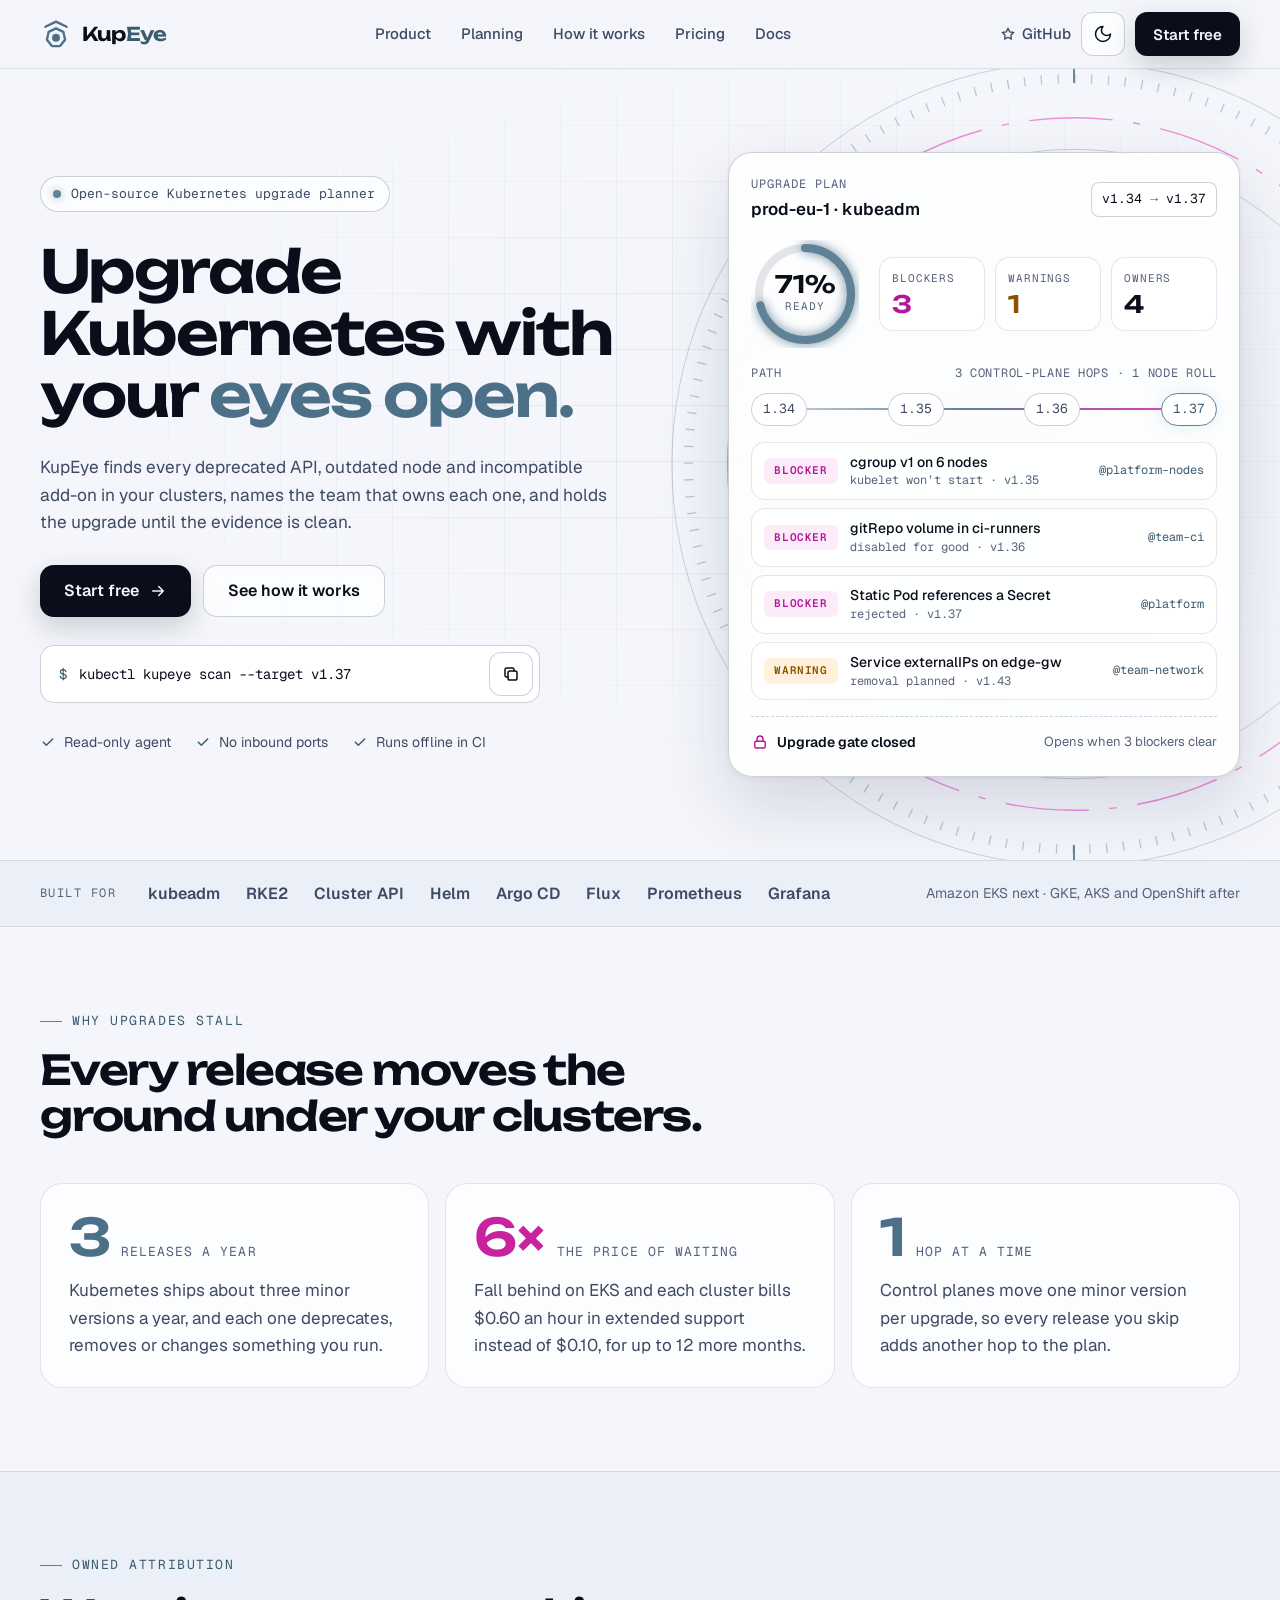
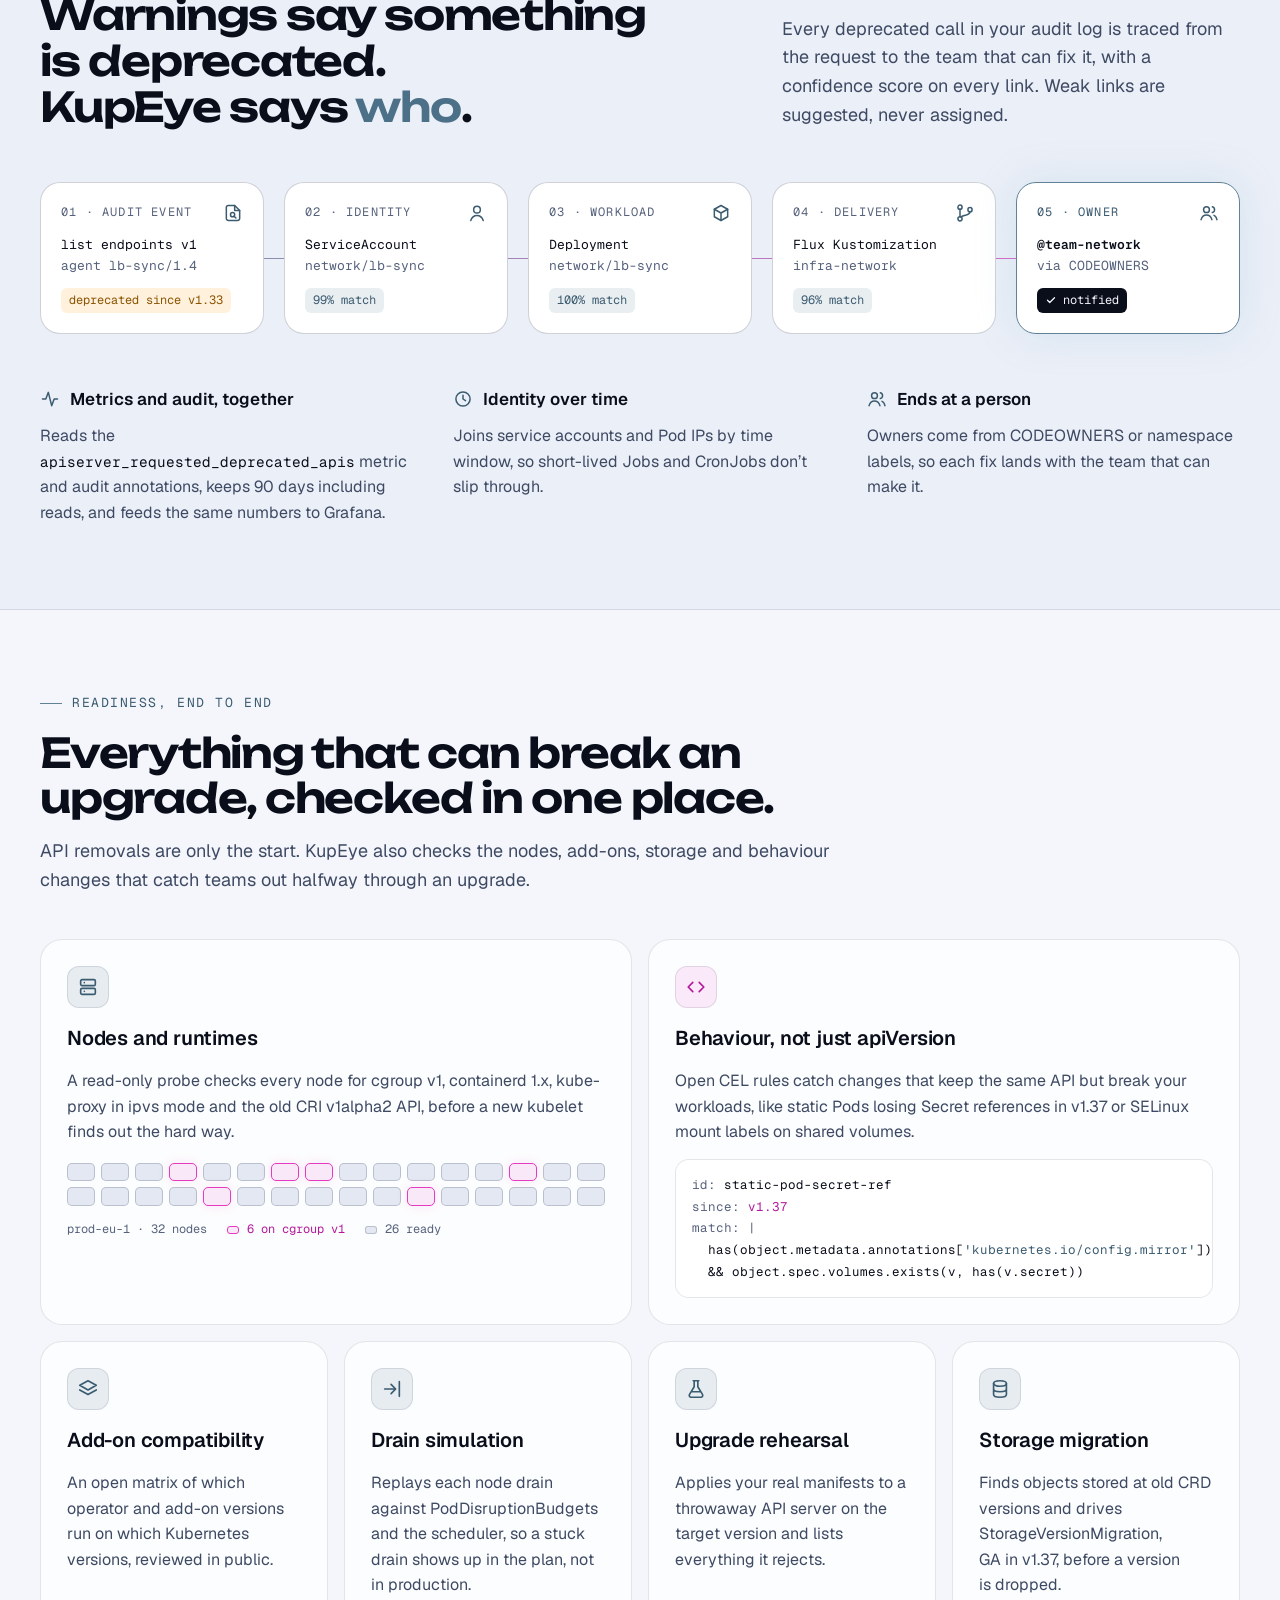
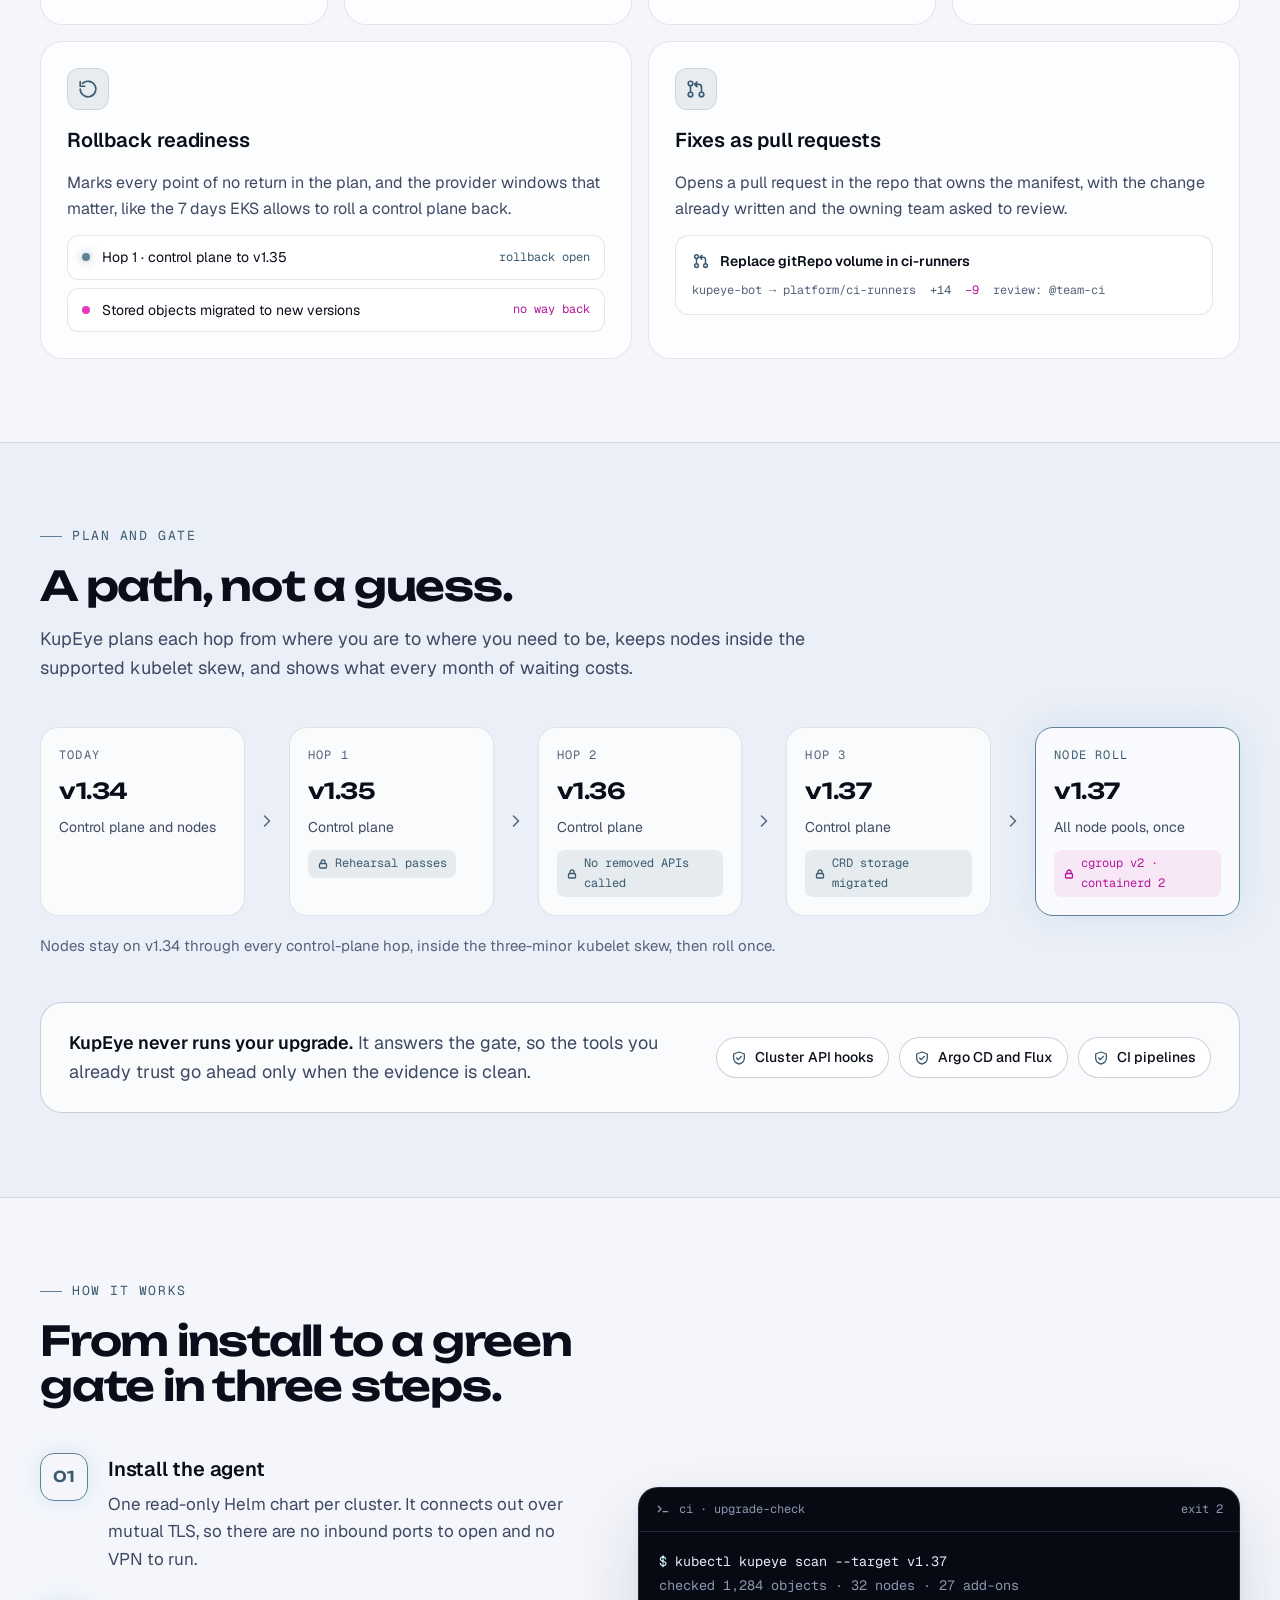
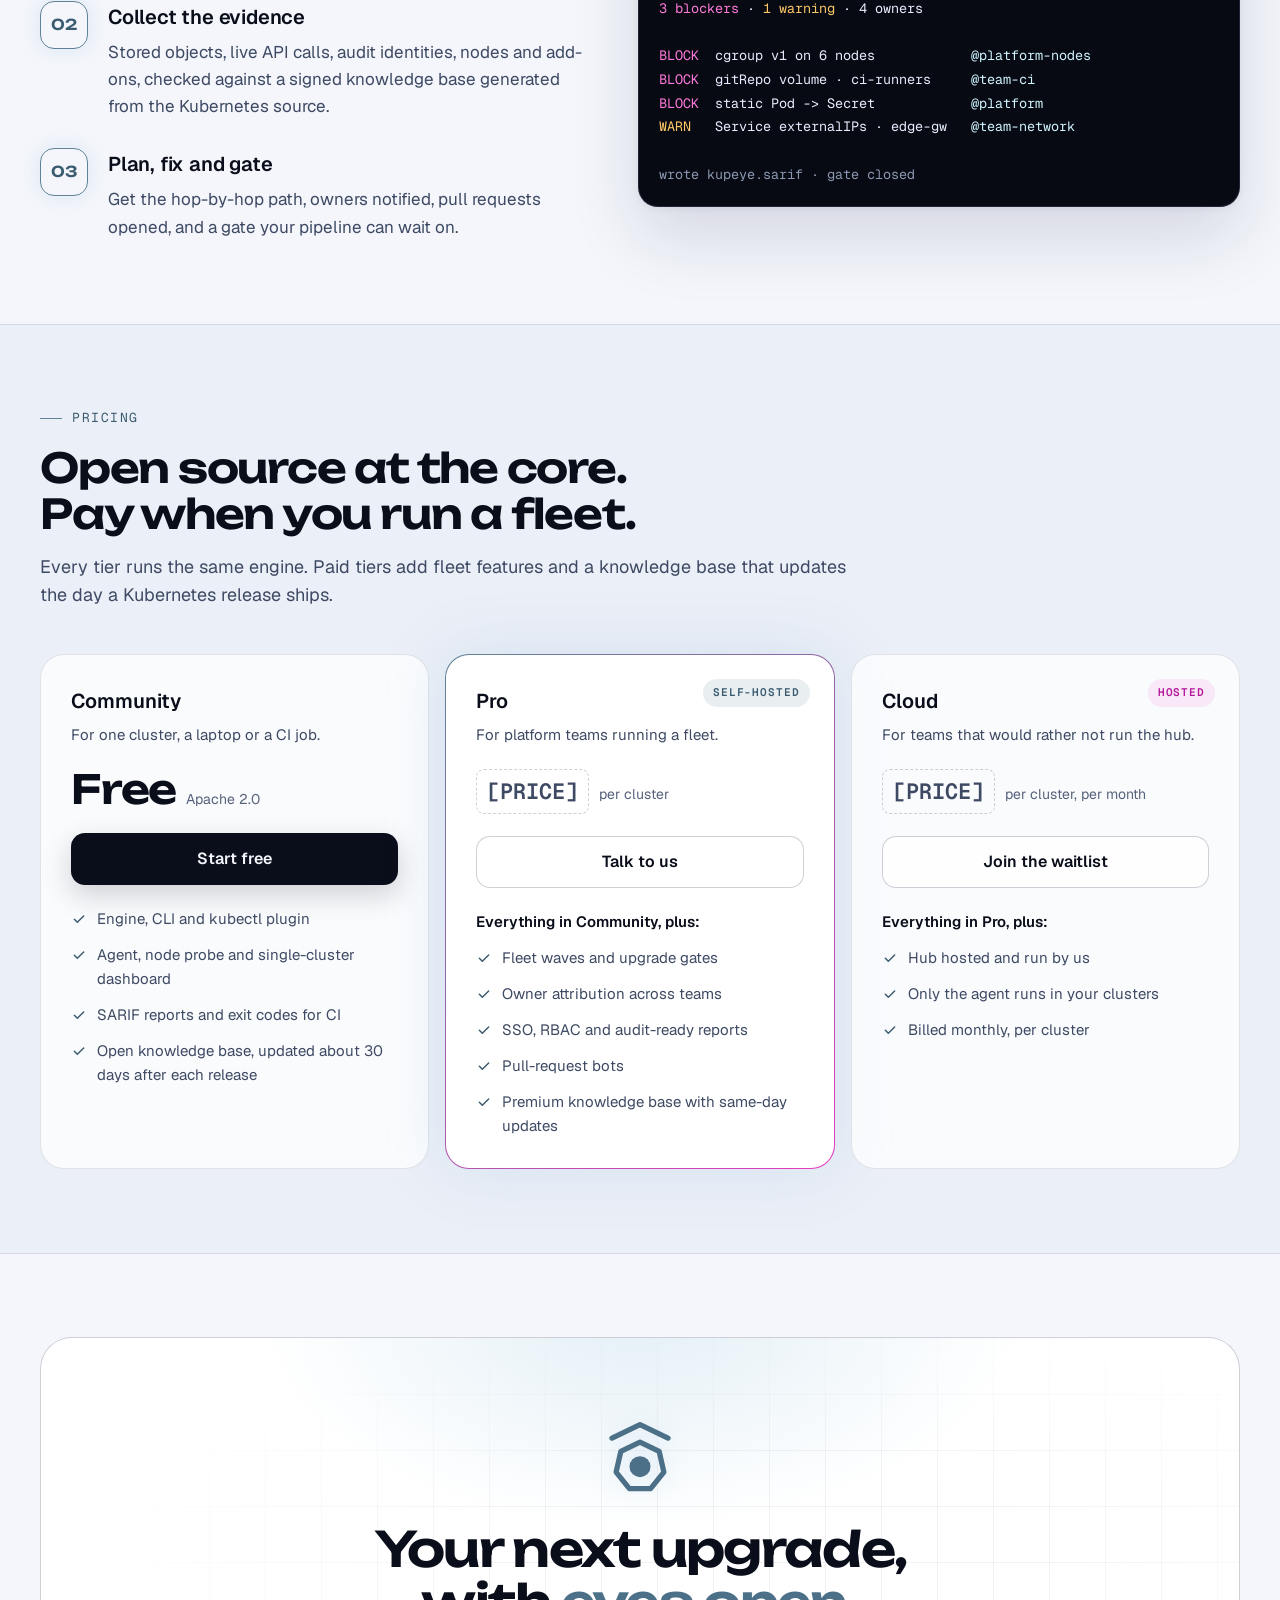
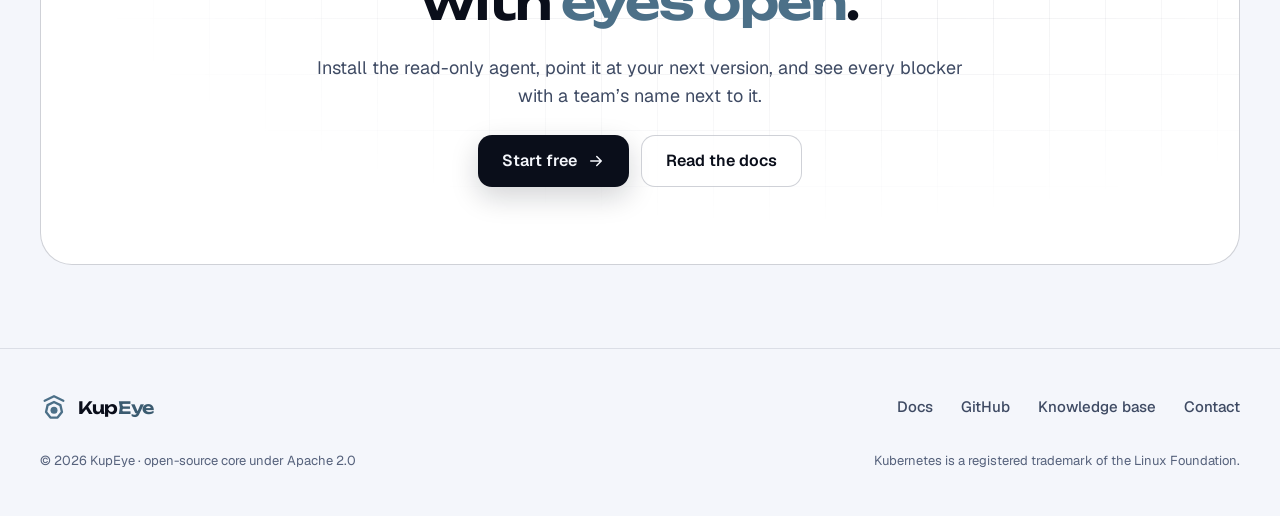
<file: index.html>
<!DOCTYPE html>
<html lang="en" data-theme="dark">
<head>
  <meta charset="utf-8">
  <meta name="viewport" content="width=device-width, initial-scale=1">
  <title>KupEye · Kubernetes upgrades with your eyes open</title>
  <meta name="description" content="KupEye finds every deprecated API, outdated node and incompatible add-on in your clusters, names the team that owns each one, and holds the upgrade until the evidence is clean.">
  <meta name="color-scheme" content="dark light">
  <meta name="theme-color" content="#06080F" media="(prefers-color-scheme: dark)">
  <meta name="theme-color" content="#F4F6FB" media="(prefers-color-scheme: light)">
  <meta property="og:type" content="website">
  <meta property="og:title" content="KupEye · Kubernetes upgrades with your eyes open">
  <meta property="og:description" content="Find every upgrade blocker, name its owner, and gate the upgrade until the evidence is clean.">
  <!-- TODO: add og:url, og:image and a canonical link once the domain is set -->
  <link rel="icon" href="favicon.svg" type="image/svg+xml">
  <link rel="preload" href="assets/fonts/unbounded-latin-600-normal.woff2" as="font" type="font/woff2" crossorigin>
  <link rel="preload" href="assets/fonts/geist-latin-wght-normal.woff2" as="font" type="font/woff2" crossorigin>
  <link rel="stylesheet" href="assets/css/styles.css">
  <script>
    /* Set the theme before first paint: saved choice, else the system setting. */
    (function () {
      var theme = 'dark';
      try {
        var saved = localStorage.getItem('kupeye-theme');
        if (saved === 'light' || saved === 'dark') { theme = saved; }
        else if (window.matchMedia && window.matchMedia('(prefers-color-scheme: light)').matches) { theme = 'light'; }
      } catch (e) {}
      document.documentElement.setAttribute('data-theme', theme);
    })();
  </script>
  <script src="assets/js/main.js" defer></script>
</head>
<body>
<a class="skip-link" href="#main">Skip to content</a>

<svg class="sprite" aria-hidden="true" focusable="false">
  <symbol id="mark" viewBox="8 8 48 48"><path fill="none" d="M16 21.2 32 13.5 48 21.2"/><path fill="none" d="M32 23.5 42.95 28.77 45.65 40.62 38.07 50.11 25.93 50.11 18.35 40.62 21.05 28.77Z"/><circle cx="32" cy="37.5" r="6" fill="currentColor" stroke="none"/></symbol>
  <symbol id="i-arrow" viewBox="0 0 24 24"><path d="M5 12h14M13 6l6 6-6 6"/></symbol>
  <symbol id="i-check" viewBox="0 0 24 24"><path d="M5 12.5l4.5 4.5L19 7.5"/></symbol>
  <symbol id="i-sun" viewBox="0 0 24 24"><circle cx="12" cy="12" r="4"/><path d="M12 2.5v2.5M12 19v2.5M2.5 12H5M19 12h2.5M5.3 5.3l1.8 1.8M16.9 16.9l1.8 1.8M5.3 18.7l1.8-1.8M16.9 7.1l1.8-1.8"/></symbol>
  <symbol id="i-moon" viewBox="0 0 24 24"><path d="M12 3a6 6 0 0 0 9 9 9 9 0 1 1-9-9z"/></symbol>
  <symbol id="i-copy" viewBox="0 0 24 24"><rect x="8" y="8" width="12" height="12" rx="2.5"/><path d="M16 8V6a2 2 0 0 0-2-2H6a2 2 0 0 0-2 2v8a2 2 0 0 0 2 2h2"/></symbol>
  <symbol id="i-lock" viewBox="0 0 24 24"><rect x="5" y="11" width="14" height="9" rx="2"/><path d="M8 11V8a4 4 0 0 1 8 0v3"/></symbol>
  <symbol id="i-star" viewBox="0 0 24 24"><path d="M12 3.5l2.6 5.3 5.9.9-4.3 4.1 1 5.8L12 16.9l-5.2 2.7 1-5.8-4.3-4.1 5.9-.9z"/></symbol>
  <symbol id="i-audit" viewBox="0 0 24 24"><path d="M14 3H6.5A2.5 2.5 0 0 0 4 5.5v13A2.5 2.5 0 0 0 6.5 21h11a2.5 2.5 0 0 0 2.5-2.5V9z"/><path d="M14 3v6h6"/><circle cx="11.5" cy="14" r="2.5"/><path d="M13.3 15.8l2.2 2.2"/></symbol>
  <symbol id="i-user" viewBox="0 0 24 24"><circle cx="12" cy="8" r="4"/><path d="M4.5 21c1.4-3.8 4.3-6 7.5-6s6.1 2.2 7.5 6"/></symbol>
  <symbol id="i-box" viewBox="0 0 24 24"><path d="M12 3l8 4.5v9L12 21l-8-4.5v-9L12 3z"/><path d="M4 7.5l8 4.5 8-4.5M12 12v9"/></symbol>
  <symbol id="i-branch" viewBox="0 0 24 24"><circle cx="6" cy="5" r="2.5"/><circle cx="6" cy="19" r="2.5"/><circle cx="18" cy="8" r="2.5"/><path d="M6 7.5v9M18 10.5c0 4.5-6 3.5-11 6.2"/></symbol>
  <symbol id="i-team" viewBox="0 0 24 24"><circle cx="9" cy="8" r="3.5"/><path d="M2.5 20c1-3.5 3.5-5.5 6.5-5.5s5.5 2 6.5 5.5M16 4.6a3.5 3.5 0 0 1 0 6.8M18 14.8c1.8.7 3 2.5 3.5 5.2"/></symbol>
  <symbol id="i-activity" viewBox="0 0 24 24"><path d="M3 12h4l3-8 4 16 3-8h4"/></symbol>
  <symbol id="i-clock" viewBox="0 0 24 24"><circle cx="12" cy="12" r="8.5"/><path d="M12 7.5V12l3 2"/></symbol>
  <symbol id="i-server" viewBox="0 0 24 24"><rect x="4" y="4" width="16" height="6.5" rx="1.5"/><rect x="4" y="13.5" width="16" height="6.5" rx="1.5"/><path d="M8 7.25h.01M8 16.75h.01"/></symbol>
  <symbol id="i-code" viewBox="0 0 24 24"><path d="M8.5 7L3.5 12l5 5M15.5 7l5 5-5 5"/></symbol>
  <symbol id="i-layers" viewBox="0 0 24 24"><path d="M12 3l9 5-9 5-9-5 9-5z"/><path d="M3 13l9 5 9-5"/></symbol>
  <symbol id="i-drain" viewBox="0 0 24 24"><path d="M4 12h11M11 7l5 5-5 5M20 4v16"/></symbol>
  <symbol id="i-flask" viewBox="0 0 24 24"><path d="M9 3h6M10 3v6.5L4.8 18.2A2 2 0 0 0 6.5 21h11a2 2 0 0 0 1.7-2.8L14 9.5V3M7.5 15h9"/></symbol>
  <symbol id="i-db" viewBox="0 0 24 24"><ellipse cx="12" cy="6" rx="7" ry="3"/><path d="M5 6v12c0 1.66 3.13 3 7 3s7-1.34 7-3V6M5 12c0 1.66 3.13 3 7 3s7-1.34 7-3"/></symbol>
  <symbol id="i-rollback" viewBox="0 0 24 24"><path d="M3.5 12a8.5 8.5 0 1 0 2.6-6.1M3.5 4v5h5"/></symbol>
  <symbol id="i-pr" viewBox="0 0 24 24"><circle cx="6" cy="6" r="2.5"/><circle cx="6" cy="18" r="2.5"/><circle cx="18" cy="18" r="2.5"/><path d="M6 8.5v7M18 15.5V10a3 3 0 0 0-3-3h-4M13 4.5L10.5 7 13 9.5"/></symbol>
  <symbol id="i-shield" viewBox="0 0 24 24"><path d="M12 3l8 3v6c0 4.5-3.4 8-8 9-4.6-1-8-4.5-8-9V6l8-3z"/><path d="M8.5 12l2.5 2.5 4.5-5"/></symbol>
  <symbol id="i-chevron" viewBox="0 0 24 24"><path d="M9 6l6 6-6 6"/></symbol>
  <symbol id="i-terminal" viewBox="0 0 24 24"><path d="M5 8l4 4-4 4M12 16h7"/></symbol>
</svg>

<header class="site-header">
  <nav class="container nav" aria-label="Main">
    <a class="brand" href="#top" aria-label="KupEye home">
      <svg class="brand__mark" aria-hidden="true"><use href="#mark"/></svg>
      <span class="brand__name">Kup<span>Eye</span></span>
    </a>
    <div class="nav__links">
      <a class="link" href="#product">Product</a>
      <a class="link" href="#plan">Planning</a>
      <a class="link" href="#how">How it works</a>
      <a class="link" href="#pricing">Pricing</a>
      <a class="link" href="#docs">Docs</a><!-- TODO: link to the docs -->
    </div>
    <div class="nav__actions">
      <a class="link hide-sm" href="#github"><svg class="i i--16" aria-hidden="true"><use href="#i-star"/></svg><span>GitHub</span></a><!-- TODO: link to the repo -->
      <button class="icon-btn" type="button" data-theme-toggle aria-label="Switch to light theme">
        <svg class="i icon-sun" aria-hidden="true"><use href="#i-sun"/></svg>
        <svg class="i icon-moon" aria-hidden="true"><use href="#i-moon"/></svg>
      </button>
      <a class="btn btn--primary btn--sm" href="#start">Start free</a>
    </div>
  </nav>
</header>

<main id="main">

  <section class="hero" id="top">
    <div class="grid-bg" aria-hidden="true"></div>
    <div class="container hero__inner">

      <div class="hero__copy">
        <p class="pill"><span class="pulse" aria-hidden="true"></span><span>Open-source Kubernetes upgrade planner</span></p>
        <h1 class="h1">Upgrade Kubernetes with your <span class="glow">eyes open.</span></h1>
        <p class="hero__lede">KupEye finds every deprecated API, outdated node and incompatible add-on in your clusters, names the team that owns each one, and holds the upgrade until the evidence is clean.</p>
        <div class="cta-row">
          <a class="btn btn--primary" href="#start"><span>Start free</span><svg class="i i--18" aria-hidden="true"><use href="#i-arrow"/></svg></a>
          <a class="btn btn--ghost" href="#how">See how it works</a>
        </div>
        <div class="cmd">
          <span class="cmd__prompt" aria-hidden="true">$</span>
          <code class="cmd__text">kubectl kupeye scan --target v1.37</code>
          <button class="icon-btn" type="button" data-copy="kubectl kupeye scan --target v1.37" aria-label="Copy command">
            <svg class="i i--18 icon-copy" aria-hidden="true"><use href="#i-copy"/></svg>
            <svg class="i i--18 icon-copied" aria-hidden="true"><use href="#i-check"/></svg>
          </button>
        </div>
        <ul class="checks">
          <li><svg class="i i--16" aria-hidden="true"><use href="#i-check"/></svg>Read-only agent</li>
          <li><svg class="i i--16" aria-hidden="true"><use href="#i-check"/></svg>No inbound ports</li>
          <li><svg class="i i--16" aria-hidden="true"><use href="#i-check"/></svg>Runs offline in CI</li>
        </ul>
      </div>

      <div class="hero__visual">
        <div class="halo" aria-hidden="true"></div>
        <svg class="reticle" viewBox="0 0 880 880" aria-hidden="true" focusable="false">
          <circle class="reticle__ring" cx="440" cy="440" r="432"/>
          <g class="spin">
            <circle class="reticle__ticks" cx="440" cy="440" r="414"/>
            <circle class="reticle__arc" cx="440" cy="440" r="432"/>
          </g>
          <g class="spin spin--rev">
            <circle class="reticle__dash" cx="440" cy="440" r="372"/>
          </g>
          <circle class="reticle__ring" cx="440" cy="440" r="338"/>
          <path class="reticle__cross" d="M440 0V30M440 850V880"/>
        </svg>

        <article class="plan-card" aria-label="Example upgrade plan for the cluster prod-eu-1">
          <header class="plan-card__head">
            <div class="plan-card__title">
              <p class="label">Upgrade plan</p>
              <p class="plan-card__cluster">prod-eu-1 · kubeadm</p>
            </div>
            <p class="version">v1.34 <span class="version__arrow" aria-hidden="true">→</span><span class="sr-only">to</span> v1.37</p>
          </header>

          <div class="score-row">
            <div class="ring">
              <svg viewBox="0 0 108 108" role="img" aria-label="71 percent ready">
                <circle class="ring__track" cx="54" cy="54" r="46"/>
                <circle class="ring__value" cx="54" cy="54" r="46" transform="rotate(-90 54 54)"/>
              </svg>
              <div class="ring__label" aria-hidden="true"><span class="ring__num">71%</span><span class="label">ready</span></div>
            </div>
            <dl class="stats">
              <div class="stat"><dt class="label">Blockers</dt><dd class="stat__num stat__num--block">3</dd></div>
              <div class="stat"><dt class="label">Warnings</dt><dd class="stat__num stat__num--warn">1</dd></div>
              <div class="stat"><dt class="label">Owners</dt><dd class="stat__num">4</dd></div>
            </dl>
          </div>

          <div class="path">
            <p class="label path__head"><span>Path</span><span>3 control-plane hops · 1 node roll</span></p>
            <ol class="path__line">
              <li>1.34</li>
              <li>1.35</li>
              <li>1.36</li>
              <li class="is-target">1.37</li>
            </ol>
          </div>

          <ul class="findings">
            <li class="finding">
              <span class="tag tag--block">Blocker</span>
              <span class="finding__body"><span class="finding__title">cgroup v1 on 6 nodes</span><span class="finding__meta">kubelet won’t start · v1.35</span></span>
              <span class="owner">@platform-nodes</span>
            </li>
            <li class="finding">
              <span class="tag tag--block">Blocker</span>
              <span class="finding__body"><span class="finding__title">gitRepo volume in ci-runners</span><span class="finding__meta">disabled for good · v1.36</span></span>
              <span class="owner">@team-ci</span>
            </li>
            <li class="finding">
              <span class="tag tag--block">Blocker</span>
              <span class="finding__body"><span class="finding__title">Static Pod references a Secret</span><span class="finding__meta">rejected · v1.37</span></span>
              <span class="owner">@platform</span>
            </li>
            <li class="finding">
              <span class="tag tag--warn">Warning</span>
              <span class="finding__body"><span class="finding__title">Service externalIPs on edge-gw</span><span class="finding__meta">removal planned · v1.43</span></span>
              <span class="owner">@team-network</span>
            </li>
          </ul>

          <footer class="gate">
            <span class="gate__state"><svg class="i i--18" aria-hidden="true"><use href="#i-lock"/></svg>Upgrade gate closed</span>
            <span class="gate__note">Opens when 3 blockers clear</span>
          </footer>
        </article>
      </div>

    </div>
  </section>

  <section class="strip" aria-label="Built for">
    <div class="container strip__inner">
      <span class="strip__label">Built for</span>
      <ul class="strip__list">
        <li>kubeadm</li>
        <li>RKE2</li>
        <li>Cluster API</li>
        <li>Helm</li>
        <li>Argo CD</li>
        <li>Flux</li>
        <li>Prometheus</li>
        <li>Grafana</li>
      </ul>
      <span class="strip__note">Amazon EKS next · GKE, AKS and OpenShift after</span>
    </div>
  </section>

  <section class="section" id="why" aria-labelledby="why-title">
    <div class="container stack">
      <div class="section-head">
        <p class="eyebrow">Why upgrades stall</p>
        <h2 class="h2" id="why-title">Every release moves the ground under your clusters.</h2>
      </div>
      <div class="grid-auto">
        <div class="stat-card">
          <p class="stat-card__figure"><span class="stat-card__num">3</span><span class="label">releases a year</span></p>
          <p>Kubernetes ships about three minor versions a year, and each one deprecates, removes or changes something you run.</p>
        </div>
        <div class="stat-card">
          <p class="stat-card__figure"><span class="stat-card__num stat-card__num--alt">6×</span><span class="label">the price of waiting</span></p>
          <p>Fall behind on EKS and each cluster bills $0.60 an hour in extended support instead of $0.10, for up to 12 more months.</p>
        </div>
        <div class="stat-card">
          <p class="stat-card__figure"><span class="stat-card__num">1</span><span class="label">hop at a time</span></p>
          <p>Control planes move one minor version per upgrade, so every release you skip adds another hop to the plan.</p>
        </div>
      </div>
    </div>
  </section>

  <section class="section section--alt" id="product" aria-labelledby="product-title">
    <div class="container stack stack--wide">
      <div class="split-head">
        <div class="section-head">
          <p class="eyebrow">Owned attribution</p>
          <h2 class="h2" id="product-title">Warnings say something is deprecated. KupEye says <span class="glow">who</span>.</h2>
        </div>
        <p class="lede split-head__aside">Every deprecated call in your audit log is traced from the request to the team that can fix it, with a confidence score on every link. Weak links are suggested, never assigned.</p>
      </div>

      <div class="chain-wrap">
        <div class="rail" aria-hidden="true"><span class="signal"></span></div>
        <ol class="chain">
          <li class="chain-step">
            <div class="chain-step__head"><span class="label">01 · Audit event</span><svg class="i" aria-hidden="true"><use href="#i-audit"/></svg></div>
            <p class="chain-step__value"><span>list endpoints v1</span><span class="muted">agent lb-sync/1.4</span></p>
            <span class="chip chip--warn">deprecated since v1.33</span>
          </li>
          <li class="chain-step">
            <div class="chain-step__head"><span class="label">02 · Identity</span><svg class="i" aria-hidden="true"><use href="#i-user"/></svg></div>
            <p class="chain-step__value"><span>ServiceAccount</span><span class="muted">network/lb-sync</span></p>
            <span class="chip chip--accent">99% match</span>
          </li>
          <li class="chain-step">
            <div class="chain-step__head"><span class="label">03 · Workload</span><svg class="i" aria-hidden="true"><use href="#i-box"/></svg></div>
            <p class="chain-step__value"><span>Deployment</span><span class="muted">network/lb-sync</span></p>
            <span class="chip chip--accent">100% match</span>
          </li>
          <li class="chain-step">
            <div class="chain-step__head"><span class="label">04 · Delivery</span><svg class="i" aria-hidden="true"><use href="#i-branch"/></svg></div>
            <p class="chain-step__value"><span>Flux Kustomization</span><span class="muted">infra-network</span></p>
            <span class="chip chip--accent">96% match</span>
          </li>
          <li class="chain-step chain-step--owner">
            <div class="chain-step__head"><span class="label">05 · Owner</span><svg class="i" aria-hidden="true"><use href="#i-team"/></svg></div>
            <p class="chain-step__value"><strong>@team-network</strong><span class="muted">via CODEOWNERS</span></p>
            <span class="chip chip--solid"><svg class="i i--12" aria-hidden="true"><use href="#i-check"/></svg>notified</span>
          </li>
        </ol>
      </div>

      <div class="grid-auto points">
        <div class="point">
          <h3 class="point__title"><svg class="i" aria-hidden="true"><use href="#i-activity"/></svg>Metrics and audit, together</h3>
          <p>Reads the <code>apiserver_requested_deprecated_apis</code> metric and audit annotations, keeps 90 days including reads, and feeds the same numbers to Grafana.</p>
        </div>
        <div class="point">
          <h3 class="point__title"><svg class="i" aria-hidden="true"><use href="#i-clock"/></svg>Identity over time</h3>
          <p>Joins service accounts and Pod IPs by time window, so short-lived Jobs and CronJobs don’t slip through.</p>
        </div>
        <div class="point">
          <h3 class="point__title"><svg class="i" aria-hidden="true"><use href="#i-team"/></svg>Ends at a person</h3>
          <p>Owners come from CODEOWNERS or namespace labels, so each fix lands with the team that can make it.</p>
        </div>
      </div>
    </div>
  </section>

  <section class="section" id="features" aria-labelledby="features-title">
    <div class="container stack">
      <div class="section-head">
        <p class="eyebrow">Readiness, end to end</p>
        <h2 class="h2" id="features-title">Everything that can break an upgrade, checked in one place.</h2>
        <p class="lede">API removals are only the start. KupEye also checks the nodes, add-ons, storage and behaviour changes that catch teams out halfway through an upgrade.</p>
      </div>

      <div class="bento">
        <div class="card card--wide">
          <span class="card__icon"><svg class="i i--22" aria-hidden="true"><use href="#i-server"/></svg></span>
          <h3>Nodes and runtimes</h3>
          <p>A read-only probe checks every node for cgroup v1, containerd 1.x, kube-proxy in ipvs mode and the old CRI v1alpha2 API, before a new kubelet finds out the hard way.</p>
          <div class="nodes" aria-hidden="true">
            <span class="node"></span><span class="node"></span><span class="node"></span><span class="node node--block"></span><span class="node"></span><span class="node"></span><span class="node node--block"></span><span class="node node--block"></span>
            <span class="node"></span><span class="node"></span><span class="node"></span><span class="node"></span><span class="node"></span><span class="node node--block"></span><span class="node"></span><span class="node"></span>
            <span class="node"></span><span class="node"></span><span class="node"></span><span class="node"></span><span class="node node--block"></span><span class="node"></span><span class="node"></span><span class="node"></span>
            <span class="node"></span><span class="node"></span><span class="node node--block"></span><span class="node"></span><span class="node"></span><span class="node"></span><span class="node"></span><span class="node"></span>
          </div>
          <p class="legend">
            <span>prod-eu-1 · 32 nodes</span>
            <span class="legend__block"><span class="legend__swatch legend__swatch--block" aria-hidden="true"></span>6 on cgroup v1</span>
            <span><span class="legend__swatch" aria-hidden="true"></span>26 ready</span>
          </p>
        </div>

        <div class="card card--wide">
          <span class="card__icon card__icon--alt"><svg class="i i--22" aria-hidden="true"><use href="#i-code"/></svg></span>
          <h3>Behaviour, not just apiVersion</h3>
          <p>Open CEL rules catch changes that keep the same API but break your workloads, like static Pods losing Secret references in v1.37 or SELinux mount labels on shared volumes.</p>
<pre class="code"><code><span class="k">id:</span> static-pod-secret-ref
<span class="k">since:</span> <span class="v">v1.37</span>
<span class="k">match: |</span>
  has(object.metadata.annotations[<span class="s">'kubernetes.io/config.mirror'</span>])
  &amp;&amp; object.spec.volumes.exists(v, has(v.secret))</code></pre>
        </div>

        <div class="card">
          <span class="card__icon"><svg class="i i--22" aria-hidden="true"><use href="#i-layers"/></svg></span>
          <h3>Add-on compatibility</h3>
          <p>An open matrix of which operator and add-on versions run on which Kubernetes versions, reviewed in public.</p>
        </div>

        <div class="card">
          <span class="card__icon"><svg class="i i--22" aria-hidden="true"><use href="#i-drain"/></svg></span>
          <h3>Drain simulation</h3>
          <p>Replays each node drain against PodDisruptionBudgets and the scheduler, so a stuck drain shows up in the plan, not in production.</p>
        </div>

        <div class="card">
          <span class="card__icon"><svg class="i i--22" aria-hidden="true"><use href="#i-flask"/></svg></span>
          <h3>Upgrade rehearsal</h3>
          <p>Applies your real manifests to a throwaway API server on the target version and lists everything it rejects.</p>
        </div>

        <div class="card">
          <span class="card__icon"><svg class="i i--22" aria-hidden="true"><use href="#i-db"/></svg></span>
          <h3>Storage migration</h3>
          <p>Finds objects stored at old CRD versions and drives StorageVersionMigration, GA in v1.37, before a version is dropped.</p>
        </div>

        <div class="card card--wide">
          <span class="card__icon"><svg class="i i--22" aria-hidden="true"><use href="#i-rollback"/></svg></span>
          <h3>Rollback readiness</h3>
          <p>Marks every point of no return in the plan, and the provider windows that matter, like the 7 days EKS allows to roll a control plane back.</p>
          <ul class="mini-list">
            <li><span class="dot" aria-hidden="true"></span><span class="mini-list__text">Hop 1 · control plane to v1.35</span><span class="state">rollback open</span></li>
            <li><span class="dot dot--alt" aria-hidden="true"></span><span class="mini-list__text">Stored objects migrated to new versions</span><span class="state state--alt">no way back</span></li>
          </ul>
        </div>

        <div class="card card--wide">
          <span class="card__icon"><svg class="i i--22" aria-hidden="true"><use href="#i-pr"/></svg></span>
          <h3>Fixes as pull requests</h3>
          <p>Opens a pull request in the repo that owns the manifest, with the change already written and the owning team asked to review.</p>
          <div class="pr">
            <p class="pr__title"><svg class="i i--18" aria-hidden="true"><use href="#i-pr"/></svg>Replace gitRepo volume in ci-runners</p>
            <p class="pr__meta"><span>kupeye-bot → platform/ci-runners</span><span class="pr__add">+14</span><span class="pr__del">−9</span><span>review: @team-ci</span></p>
          </div>
        </div>
      </div>
    </div>
  </section>

  <section class="section section--alt" id="plan" aria-labelledby="plan-title">
    <div class="container stack">
      <div class="section-head">
        <p class="eyebrow">Plan and gate</p>
        <h2 class="h2" id="plan-title">A path, not a guess.</h2>
        <p class="lede">KupEye plans each hop from where you are to where you need to be, keeps nodes inside the supported kubelet skew, and shows what every month of waiting costs.</p>
      </div>

      <div class="plan-stack">
        <ol class="hops">
          <li class="hop">
            <span class="label">Today</span>
            <span class="hop__ver">v1.34</span>
            <span class="hop__desc">Control plane and nodes</span>
          </li>
          <li class="chev" aria-hidden="true"><svg class="i" aria-hidden="true"><use href="#i-chevron"/></svg></li>
          <li class="hop">
            <span class="label">Hop 1</span>
            <span class="hop__ver">v1.35</span>
            <span class="hop__desc">Control plane</span>
            <span class="gate-chip"><svg class="i i--12" aria-hidden="true"><use href="#i-lock"/></svg>Rehearsal passes</span>
          </li>
          <li class="chev" aria-hidden="true"><svg class="i" aria-hidden="true"><use href="#i-chevron"/></svg></li>
          <li class="hop">
            <span class="label">Hop 2</span>
            <span class="hop__ver">v1.36</span>
            <span class="hop__desc">Control plane</span>
            <span class="gate-chip"><svg class="i i--12" aria-hidden="true"><use href="#i-lock"/></svg>No removed APIs called</span>
          </li>
          <li class="chev" aria-hidden="true"><svg class="i" aria-hidden="true"><use href="#i-chevron"/></svg></li>
          <li class="hop">
            <span class="label">Hop 3</span>
            <span class="hop__ver">v1.37</span>
            <span class="hop__desc">Control plane</span>
            <span class="gate-chip"><svg class="i i--12" aria-hidden="true"><use href="#i-lock"/></svg>CRD storage migrated</span>
          </li>
          <li class="chev" aria-hidden="true"><svg class="i" aria-hidden="true"><use href="#i-chevron"/></svg></li>
          <li class="hop hop--target">
            <span class="label">Node roll</span>
            <span class="hop__ver">v1.37</span>
            <span class="hop__desc">All node pools, once</span>
            <span class="gate-chip gate-chip--alt"><svg class="i i--12" aria-hidden="true"><use href="#i-lock"/></svg>cgroup v2 · containerd 2</span>
          </li>
        </ol>
        <p class="note">Nodes stay on v1.34 through every control-plane hop, inside the three-minor kubelet skew, then roll once.</p>
      </div>

      <div class="gate-band">
        <p><strong>KupEye never runs your upgrade.</strong> It answers the gate, so the tools you already trust go ahead only when the evidence is clean.</p>
        <ul class="chips">
          <li><svg class="i i--16" aria-hidden="true"><use href="#i-shield"/></svg>Cluster API hooks</li>
          <li><svg class="i i--16" aria-hidden="true"><use href="#i-shield"/></svg>Argo CD and Flux</li>
          <li><svg class="i i--16" aria-hidden="true"><use href="#i-shield"/></svg>CI pipelines</li>
        </ul>
      </div>
    </div>
  </section>

  <section class="section" id="how" aria-labelledby="how-title">
    <div class="container stack">
      <div class="section-head">
        <p class="eyebrow">How it works</p>
        <h2 class="h2" id="how-title">From install to a green gate in three steps.</h2>
      </div>
      <div class="how">
        <ol class="steps">
          <li class="step">
            <span class="step__num" aria-hidden="true">01</span>
            <div>
              <h3>Install the agent</h3>
              <p>One read-only Helm chart per cluster. It connects out over mutual TLS, so there are no inbound ports to open and no VPN to run.</p>
            </div>
          </li>
          <li class="step">
            <span class="step__num" aria-hidden="true">02</span>
            <div>
              <h3>Collect the evidence</h3>
              <p>Stored objects, live API calls, audit identities, nodes and add-ons, checked against a signed knowledge base generated from the Kubernetes source.</p>
            </div>
          </li>
          <li class="step">
            <span class="step__num" aria-hidden="true">03</span>
            <div>
              <h3>Plan, fix and gate</h3>
              <p>Get the hop-by-hop path, owners notified, pull requests opened, and a gate your pipeline can wait on.</p>
            </div>
          </li>
        </ol>

        <figure class="terminal" aria-label="Example output of kubectl kupeye scan in CI">
          <div class="terminal__bar">
            <span><svg class="i i--16" aria-hidden="true"><use href="#i-terminal"/></svg>ci · upgrade-check</span>
            <span>exit 2</span>
          </div>
<pre class="terminal__body"><span class="t-acc">$</span> kubectl kupeye scan --target v1.37
<span class="t-dim">checked 1,284 objects · 32 nodes · 27 add-ons</span>
<span class="t-block">3 blockers</span> · <span class="t-warn">1 warning</span> · 4 owners

<span class="t-block">BLOCK</span>  cgroup v1 on 6 nodes            <span class="t-acc">@platform-nodes</span>
<span class="t-block">BLOCK</span>  gitRepo volume · ci-runners     <span class="t-acc">@team-ci</span>
<span class="t-block">BLOCK</span>  static Pod -&gt; Secret            <span class="t-acc">@platform</span>
<span class="t-warn">WARN</span>   Service externalIPs · edge-gw   <span class="t-acc">@team-network</span>

<span class="t-dim">wrote kupeye.sarif · gate closed</span></pre>
        </figure>
      </div>
    </div>
  </section>

  <section class="section section--alt" id="pricing" aria-labelledby="pricing-title">
    <div class="container stack">
      <div class="section-head">
        <p class="eyebrow">Pricing</p>
        <h2 class="h2" id="pricing-title">Open source at the core. Pay when you run a fleet.</h2>
        <p class="lede">Every tier runs the same engine. Paid tiers add fleet features and a knowledge base that updates the day a Kubernetes release ships.</p>
      </div>
      <div class="pricing">

        <div class="plan">
          <div class="plan__head">
            <h3>Community</h3>
            <p>For one cluster, a laptop or a CI job.</p>
          </div>
          <p class="plan__price"><span class="plan__amount">Free</span><span class="plan__unit">Apache 2.0</span></p>
          <a class="btn btn--primary" href="#start">Start free</a>
          <ul class="plan__list">
            <li><svg class="i i--16" aria-hidden="true"><use href="#i-check"/></svg><span>Engine, CLI and kubectl plugin</span></li>
            <li><svg class="i i--16" aria-hidden="true"><use href="#i-check"/></svg><span>Agent, node probe and single-cluster dashboard</span></li>
            <li><svg class="i i--16" aria-hidden="true"><use href="#i-check"/></svg><span>SARIF reports and exit codes for CI</span></li>
            <li><svg class="i i--16" aria-hidden="true"><use href="#i-check"/></svg><span>Open knowledge base, updated about 30 days after each release</span></li>
          </ul>
        </div>

        <div class="plan plan--featured">
          <span class="plan__tag">Self-hosted</span>
          <div class="plan__head">
            <h3>Pro</h3>
            <p>For platform teams running a fleet.</p>
          </div>
          <p class="plan__price"><span class="placeholder">[PRICE]</span><span class="plan__unit">per cluster</span></p><!-- TODO: set the Pro price -->
          <a class="btn btn--ghost" href="#contact">Talk to us</a><!-- TODO: contact link -->
          <ul class="plan__list">
            <li class="plan__lead">Everything in Community, plus:</li>
            <li><svg class="i i--16" aria-hidden="true"><use href="#i-check"/></svg><span>Fleet waves and upgrade gates</span></li>
            <li><svg class="i i--16" aria-hidden="true"><use href="#i-check"/></svg><span>Owner attribution across teams</span></li>
            <li><svg class="i i--16" aria-hidden="true"><use href="#i-check"/></svg><span>SSO, RBAC and audit-ready reports</span></li>
            <li><svg class="i i--16" aria-hidden="true"><use href="#i-check"/></svg><span>Pull-request bots</span></li>
            <li><svg class="i i--16" aria-hidden="true"><use href="#i-check"/></svg><span>Premium knowledge base with same-day updates</span></li>
          </ul>
        </div>

        <div class="plan">
          <span class="plan__tag plan__tag--alt">Hosted</span>
          <div class="plan__head">
            <h3>Cloud</h3>
            <p>For teams that would rather not run the hub.</p>
          </div>
          <p class="plan__price"><span class="placeholder">[PRICE]</span><span class="plan__unit">per cluster, per month</span></p><!-- TODO: set the Cloud price -->
          <a class="btn btn--ghost" href="#contact">Join the waitlist</a><!-- TODO: waitlist link -->
          <ul class="plan__list">
            <li class="plan__lead">Everything in Pro, plus:</li>
            <li><svg class="i i--16" aria-hidden="true"><use href="#i-check"/></svg><span>Hub hosted and run by us</span></li>
            <li><svg class="i i--16" aria-hidden="true"><use href="#i-check"/></svg><span>Only the agent runs in your clusters</span></li>
            <li><svg class="i i--16" aria-hidden="true"><use href="#i-check"/></svg><span>Billed monthly, per cluster</span></li>
          </ul>
        </div>

      </div>
    </div>
  </section>

  <section class="section" id="start" aria-labelledby="start-title">
    <div class="container">
      <div class="cta-box">
        <div class="grid-bg" aria-hidden="true"></div>
        <div class="cta-box__halo" aria-hidden="true"></div>
        <div class="cta-box__content">
          <svg class="cta-box__mark" aria-hidden="true"><use href="#mark"/></svg>
          <h2 class="h2 cta-box__title" id="start-title">Your next upgrade, with <span class="glow">eyes open</span>.</h2>
          <p>Install the read-only agent, point it at your next version, and see every blocker with a team’s name next to it.</p>
          <div class="cta-row">
            <a class="btn btn--primary" href="#docs"><span>Start free</span><svg class="i i--18" aria-hidden="true"><use href="#i-arrow"/></svg></a><!-- TODO: link to the install guide -->
            <a class="btn btn--ghost" href="#docs">Read the docs</a><!-- TODO: link to the docs -->
          </div>
        </div>
      </div>
    </div>
  </section>

</main>

<footer class="site-footer">
  <div class="container footer__inner">
    <div class="footer__top">
      <a class="brand brand--sm" href="#top" aria-label="KupEye home">
        <svg class="brand__mark" aria-hidden="true"><use href="#mark"/></svg>
        <span class="brand__name">Kup<span>Eye</span></span>
      </a>
      <nav class="footer__nav" aria-label="Footer">
        <a class="link" href="#docs">Docs</a>
        <a class="link" href="#github">GitHub</a>
        <a class="link" href="#kb">Knowledge base</a>
        <a class="link" href="#contact">Contact</a>
      </nav><!-- TODO: point these at real pages -->
    </div>
    <div class="footer__bottom">
      <span>© 2026 KupEye · open-source core under Apache 2.0</span>
      <span>Kubernetes is a registered trademark of the Linux Foundation.</span>
    </div>
  </div>
</footer>

<p class="sr-only" aria-live="polite" data-copy-status></p>
</body>
</html>
</file>
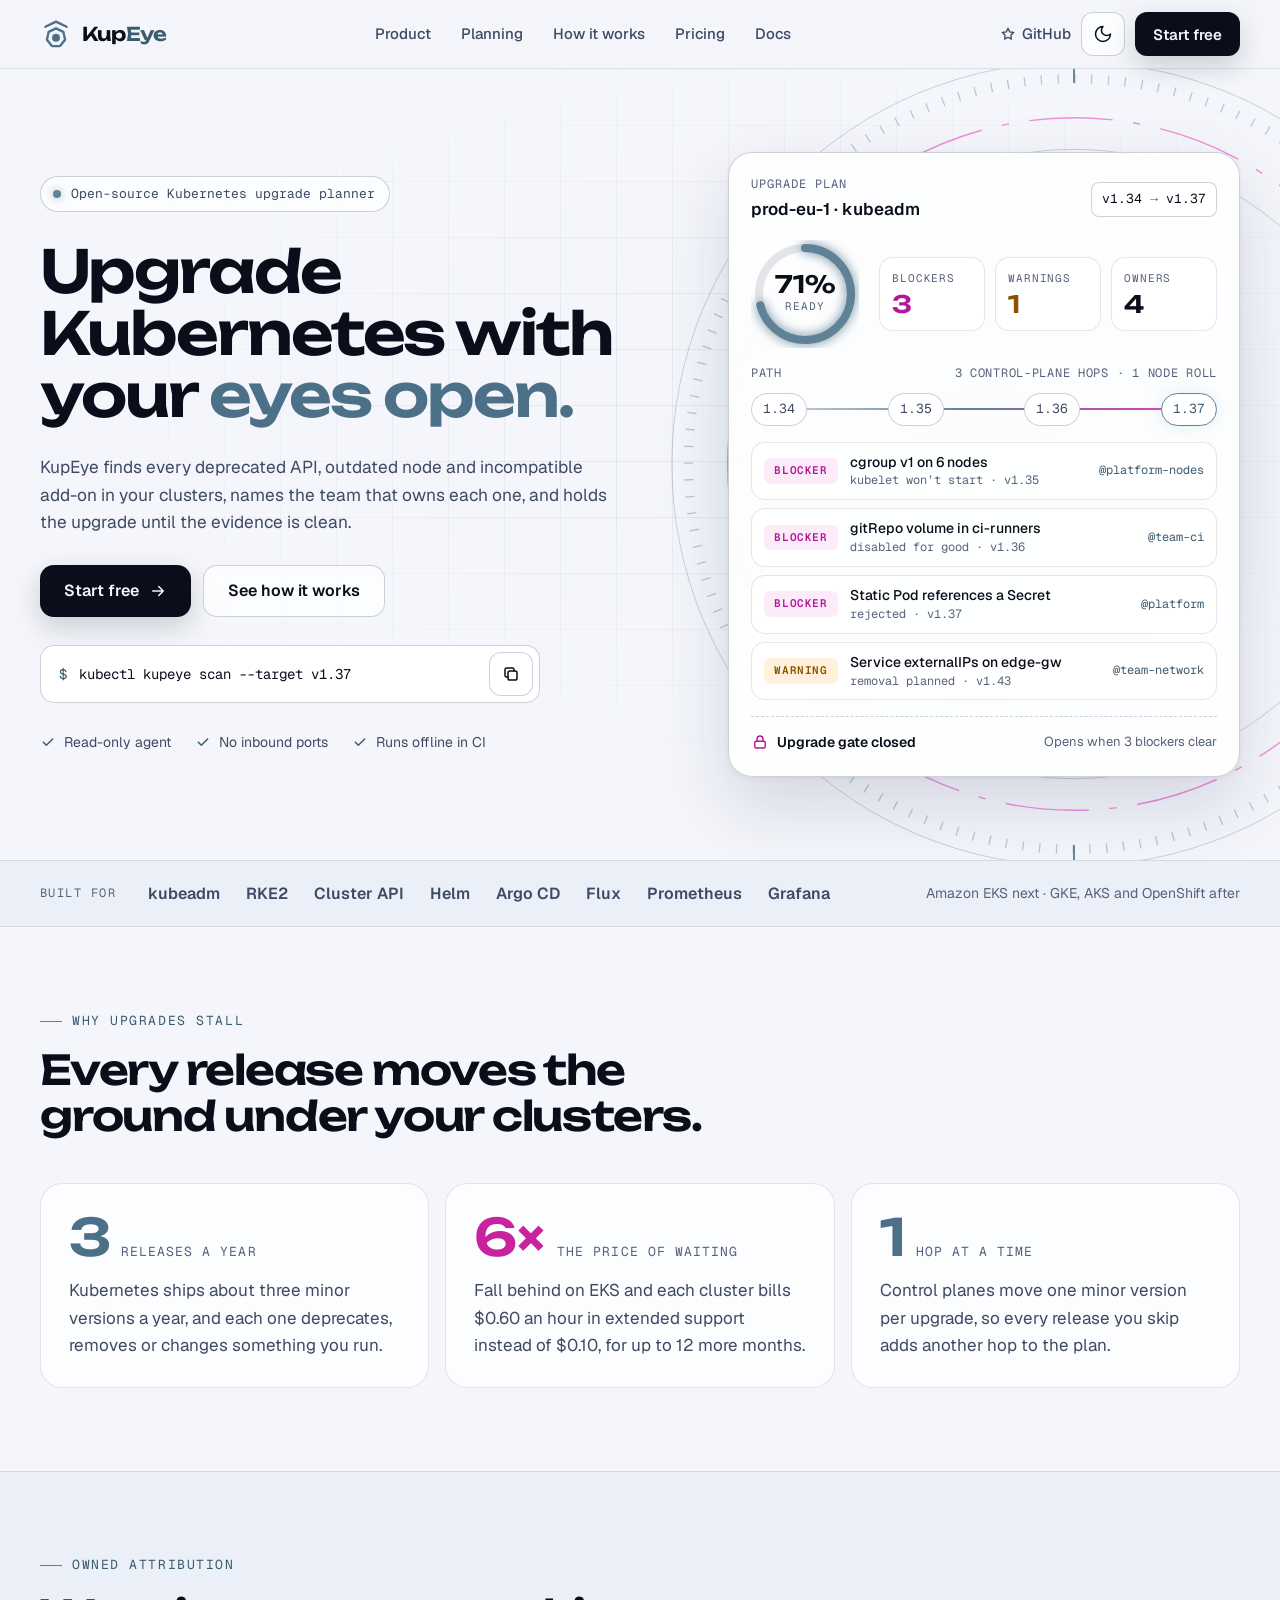
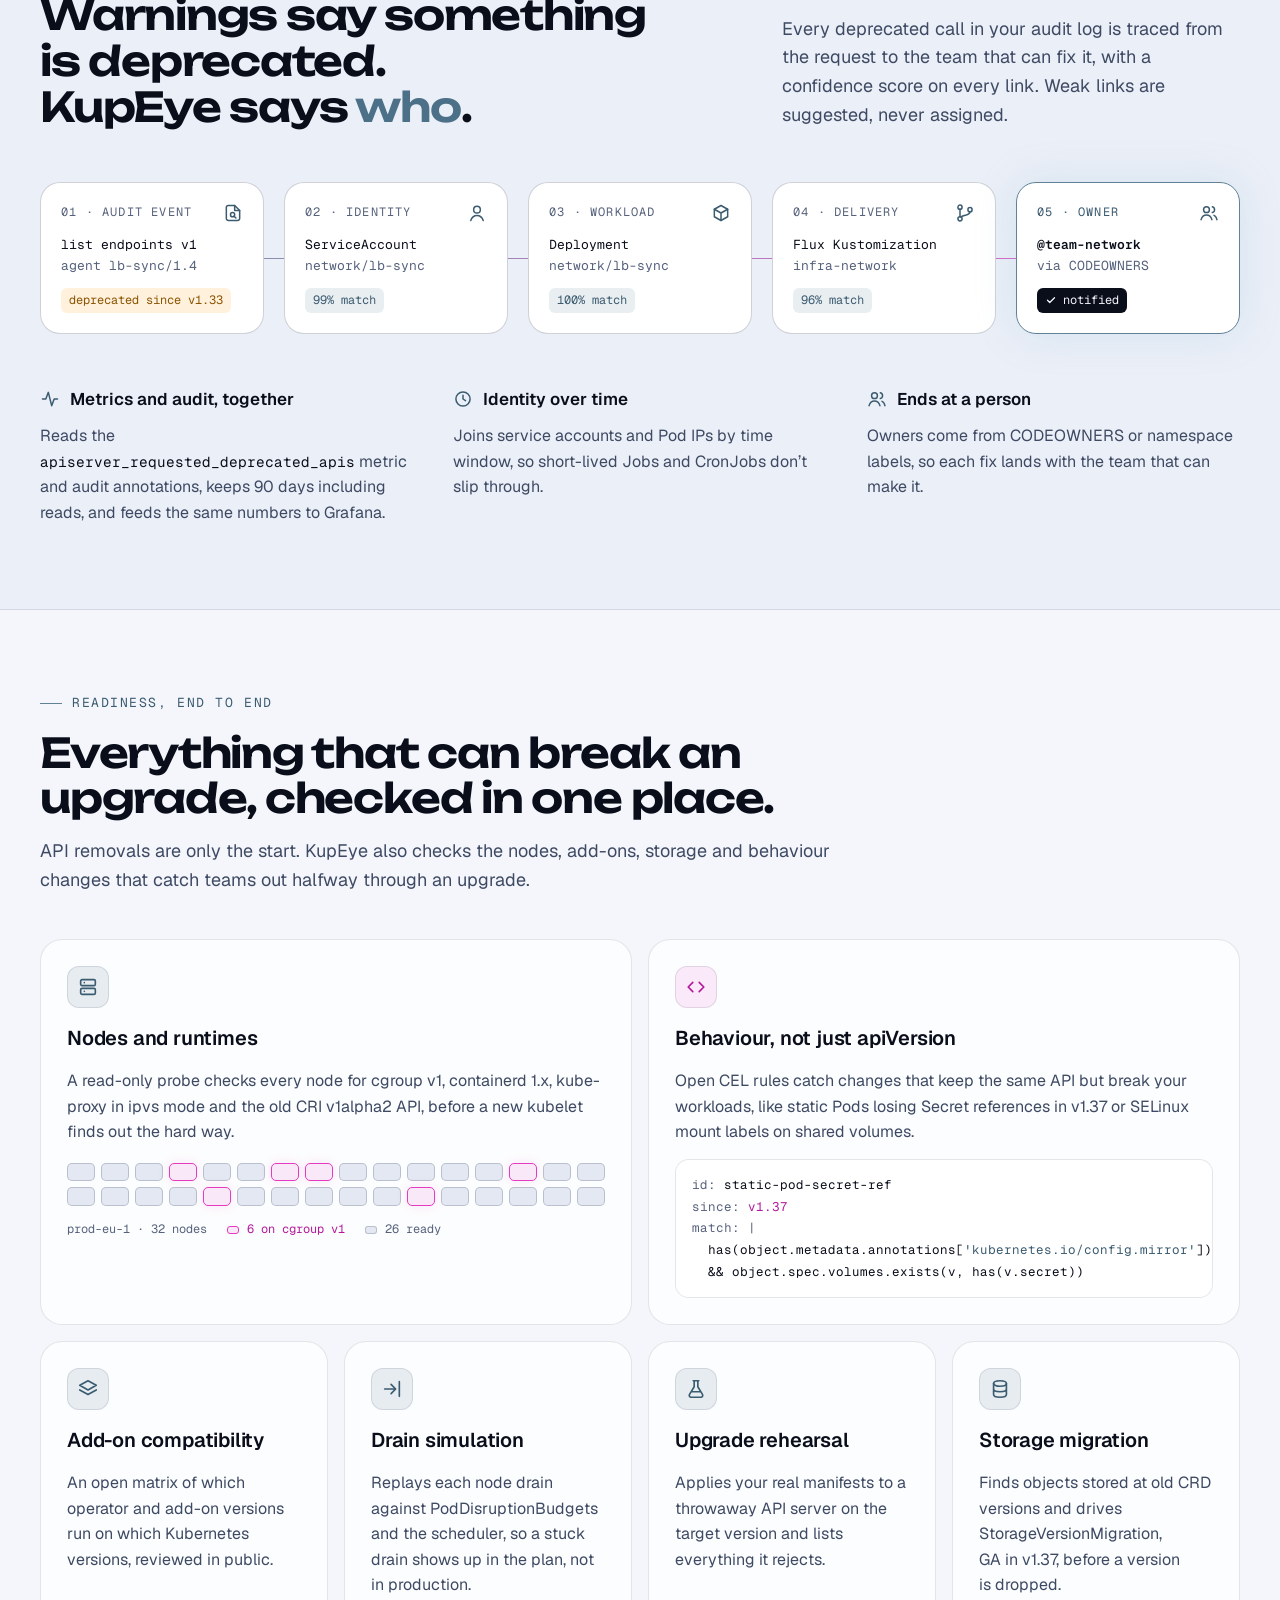
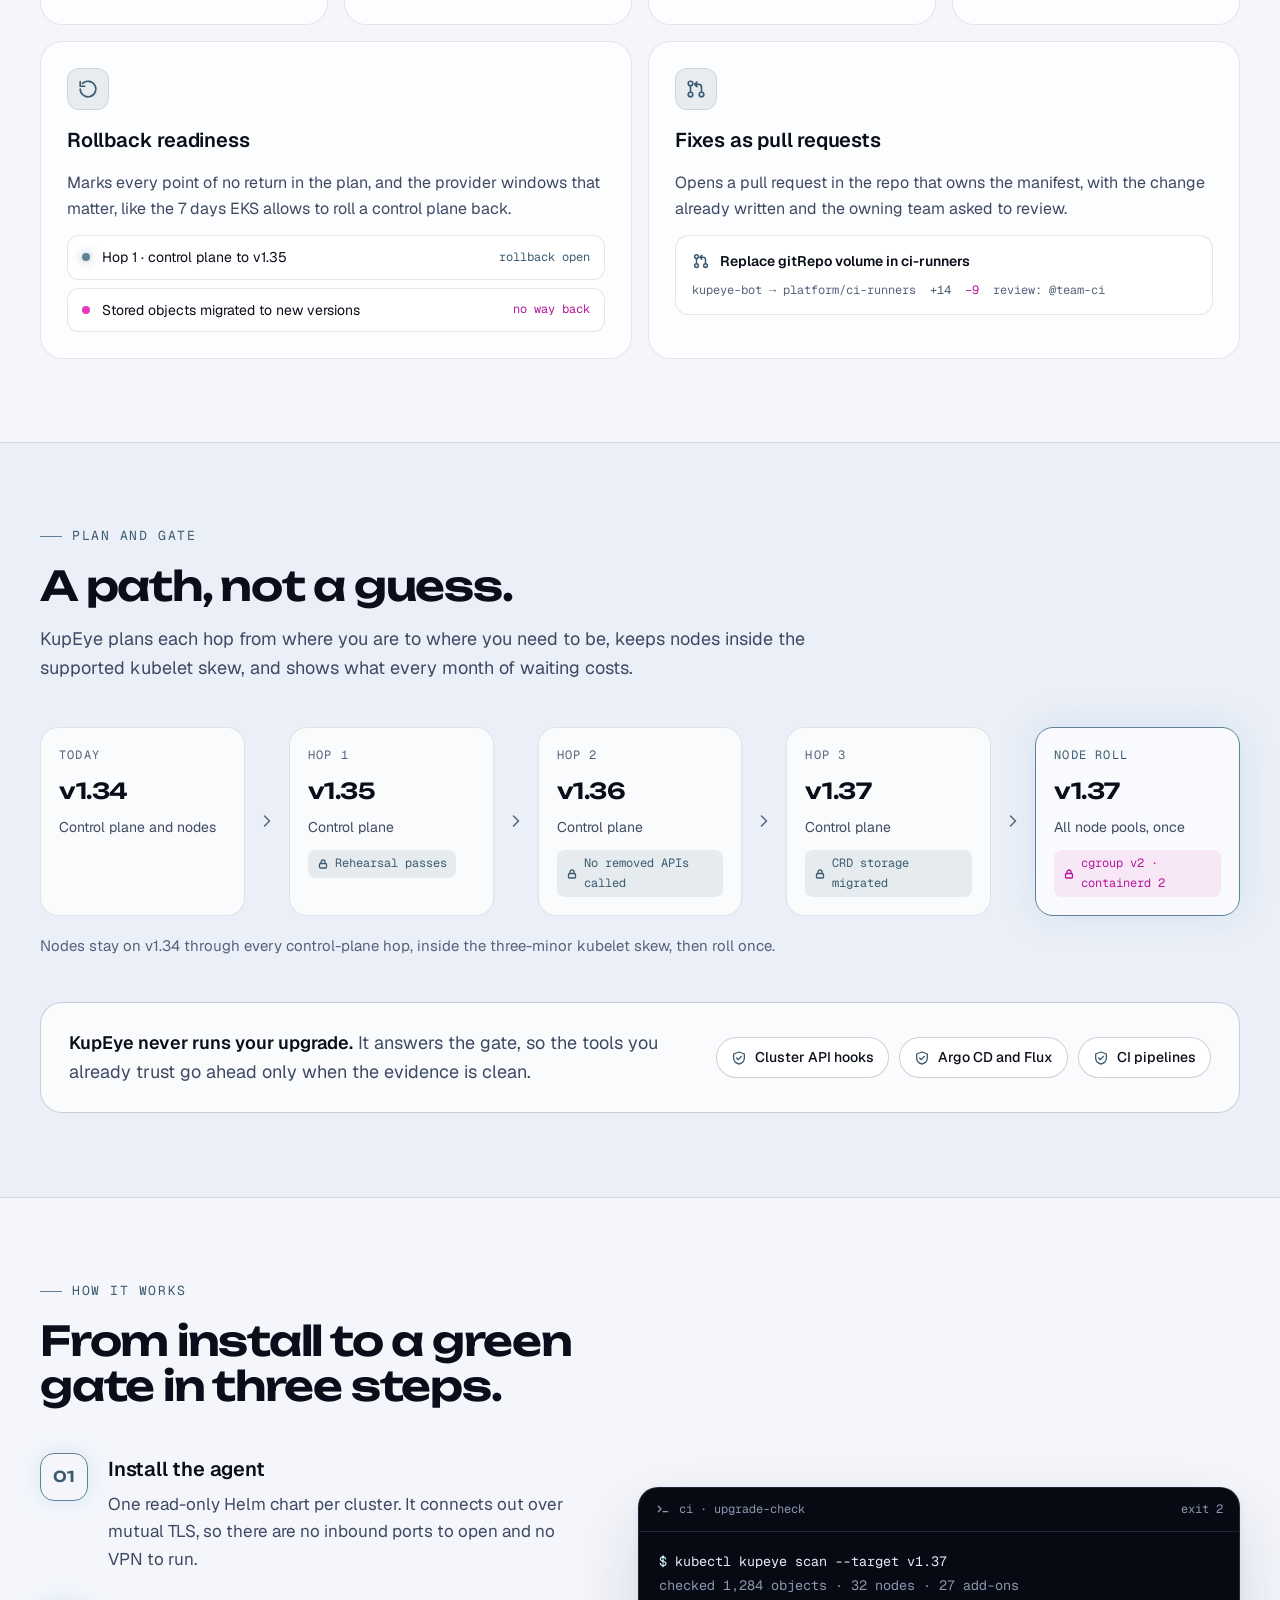
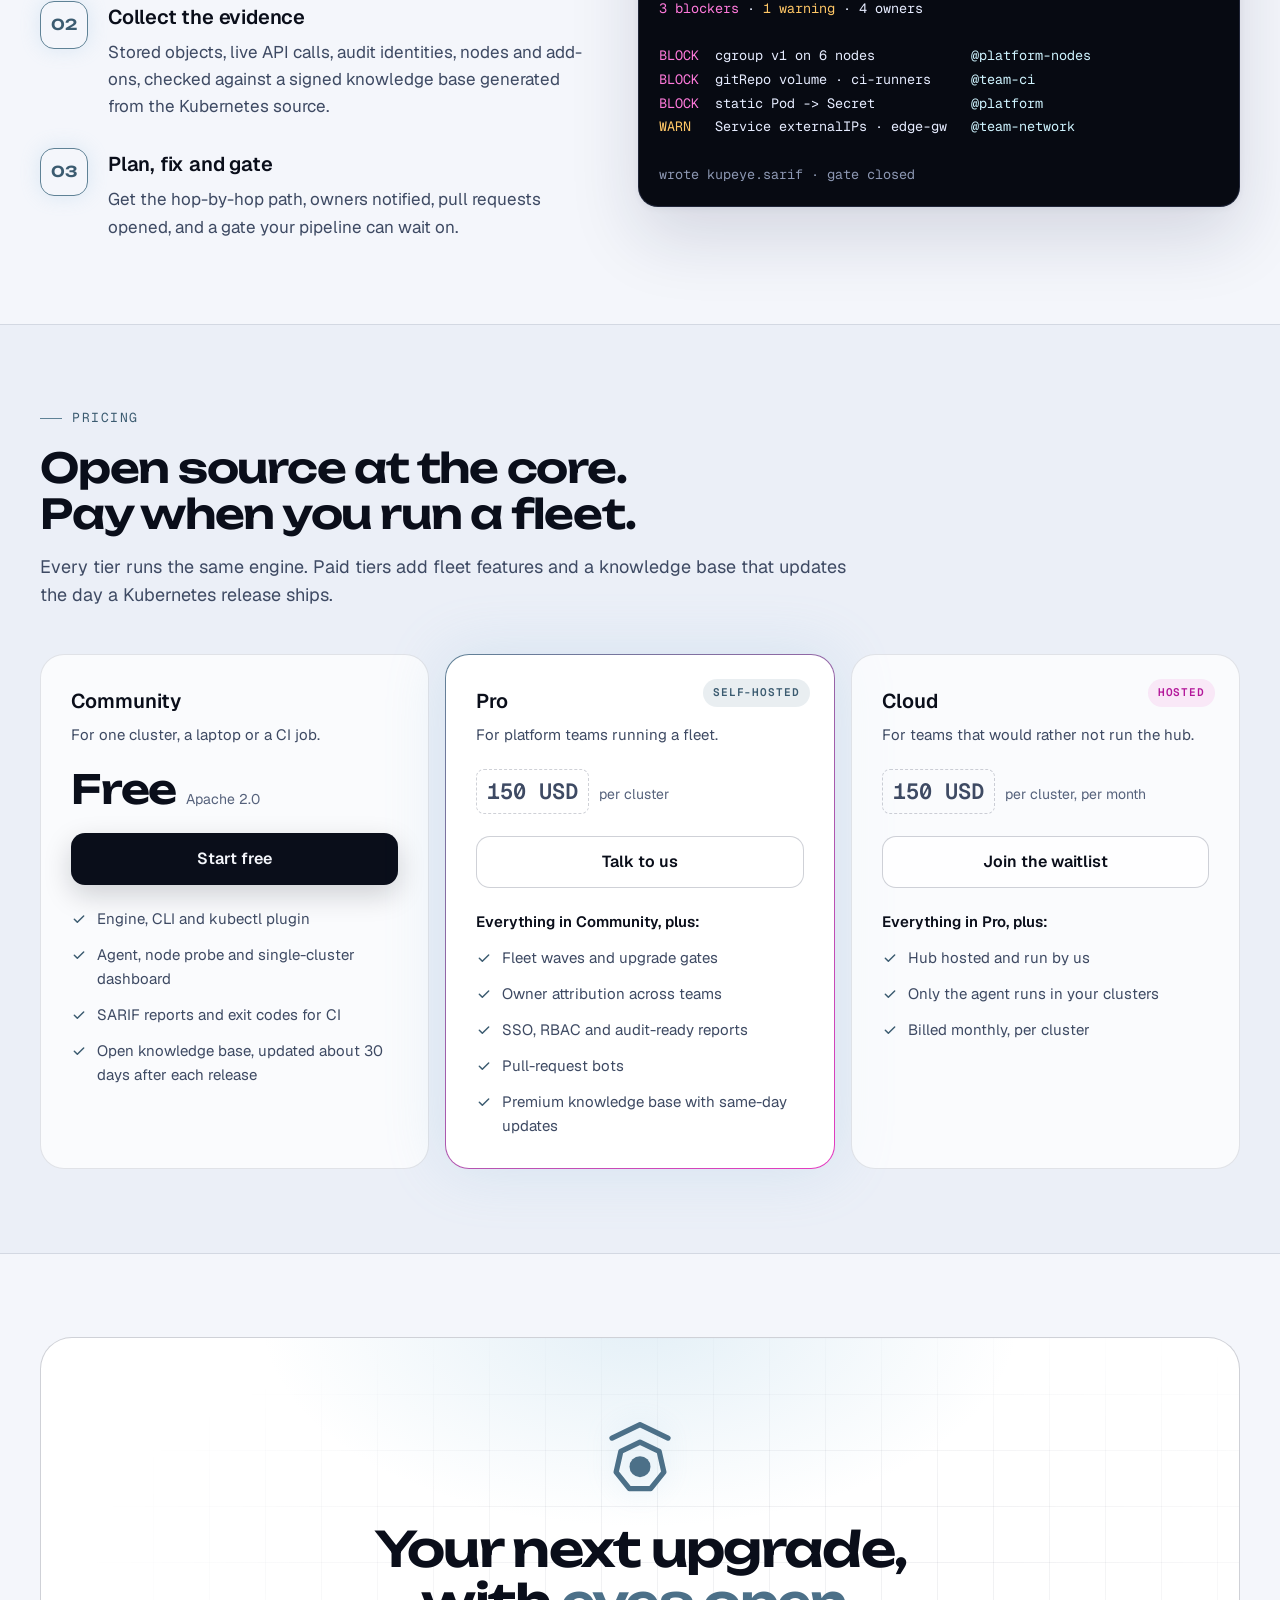
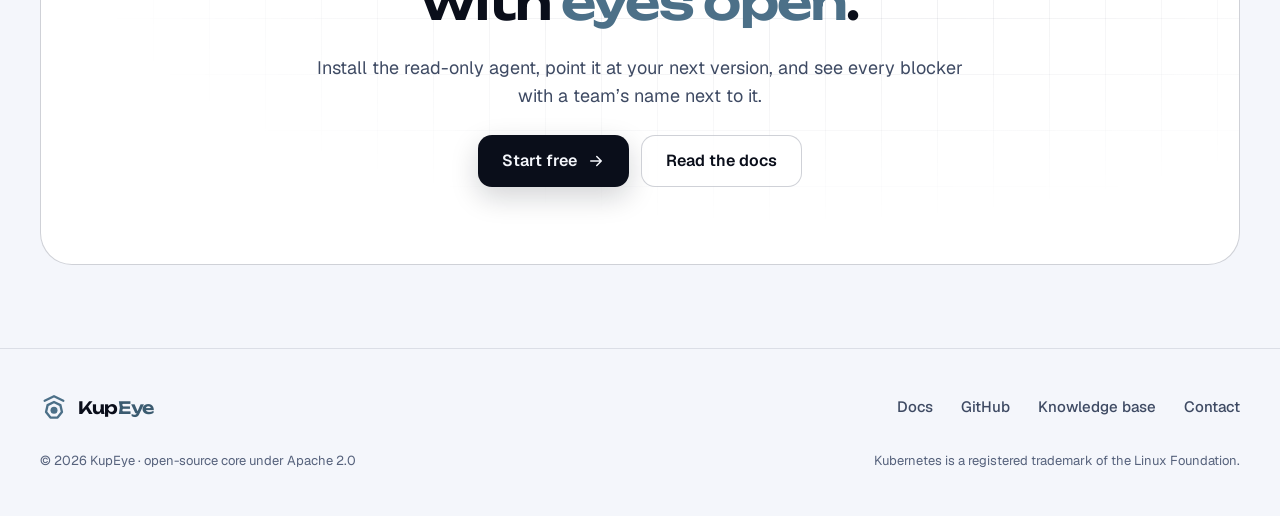
<file: site/index.html>
<!DOCTYPE html>
<html lang="en" data-theme="dark">
<head>
  <meta charset="utf-8">
  <meta name="viewport" content="width=device-width, initial-scale=1">
  <title>KupEye · Kubernetes upgrades with your eyes open</title>
  <meta name="description" content="KupEye finds every deprecated API, outdated node and incompatible add-on in your clusters, names the team that owns each one, and holds the upgrade until the evidence is clean.">
  <meta name="color-scheme" content="dark light">
  <meta name="theme-color" content="#06080F" media="(prefers-color-scheme: dark)">
  <meta name="theme-color" content="#F4F6FB" media="(prefers-color-scheme: light)">
  <meta property="og:type" content="website">
  <meta property="og:title" content="KupEye · Kubernetes upgrades with your eyes open">
  <meta property="og:description" content="Find every upgrade blocker, name its owner, and gate the upgrade until the evidence is clean.">
  <!-- TODO: add og:url, og:image and a canonical link once the domain is set -->
  <link rel="icon" href="favicon.svg" type="image/svg+xml">
  <link rel="preload" href="assets/fonts/unbounded-latin-600-normal.woff2" as="font" type="font/woff2" crossorigin>
  <link rel="preload" href="assets/fonts/geist-latin-wght-normal.woff2" as="font" type="font/woff2" crossorigin>
  <link rel="stylesheet" href="assets/css/styles.css">
  <script>
    /* Set the theme before first paint: saved choice, else the system setting. */
    (function () {
      var theme = 'dark';
      try {
        var saved = localStorage.getItem('kupeye-theme');
        if (saved === 'light' || saved === 'dark') { theme = saved; }
        else if (window.matchMedia && window.matchMedia('(prefers-color-scheme: light)').matches) { theme = 'light'; }
      } catch (e) {}
      document.documentElement.setAttribute('data-theme', theme);
    })();
  </script>
  <script src="assets/js/main.js" defer></script>
</head>
<body>
<a class="skip-link" href="#main">Skip to content</a>

<svg class="sprite" aria-hidden="true" focusable="false">
  <symbol id="mark" viewBox="8 8 48 48"><path fill="none" d="M16 21.2 32 13.5 48 21.2"/><path fill="none" d="M32 23.5 42.95 28.77 45.65 40.62 38.07 50.11 25.93 50.11 18.35 40.62 21.05 28.77Z"/><circle cx="32" cy="37.5" r="6" fill="currentColor" stroke="none"/></symbol>
  <symbol id="i-arrow" viewBox="0 0 24 24"><path d="M5 12h14M13 6l6 6-6 6"/></symbol>
  <symbol id="i-check" viewBox="0 0 24 24"><path d="M5 12.5l4.5 4.5L19 7.5"/></symbol>
  <symbol id="i-sun" viewBox="0 0 24 24"><circle cx="12" cy="12" r="4"/><path d="M12 2.5v2.5M12 19v2.5M2.5 12H5M19 12h2.5M5.3 5.3l1.8 1.8M16.9 16.9l1.8 1.8M5.3 18.7l1.8-1.8M16.9 7.1l1.8-1.8"/></symbol>
  <symbol id="i-moon" viewBox="0 0 24 24"><path d="M12 3a6 6 0 0 0 9 9 9 9 0 1 1-9-9z"/></symbol>
  <symbol id="i-copy" viewBox="0 0 24 24"><rect x="8" y="8" width="12" height="12" rx="2.5"/><path d="M16 8V6a2 2 0 0 0-2-2H6a2 2 0 0 0-2 2v8a2 2 0 0 0 2 2h2"/></symbol>
  <symbol id="i-lock" viewBox="0 0 24 24"><rect x="5" y="11" width="14" height="9" rx="2"/><path d="M8 11V8a4 4 0 0 1 8 0v3"/></symbol>
  <symbol id="i-star" viewBox="0 0 24 24"><path d="M12 3.5l2.6 5.3 5.9.9-4.3 4.1 1 5.8L12 16.9l-5.2 2.7 1-5.8-4.3-4.1 5.9-.9z"/></symbol>
  <symbol id="i-audit" viewBox="0 0 24 24"><path d="M14 3H6.5A2.5 2.5 0 0 0 4 5.5v13A2.5 2.5 0 0 0 6.5 21h11a2.5 2.5 0 0 0 2.5-2.5V9z"/><path d="M14 3v6h6"/><circle cx="11.5" cy="14" r="2.5"/><path d="M13.3 15.8l2.2 2.2"/></symbol>
  <symbol id="i-user" viewBox="0 0 24 24"><circle cx="12" cy="8" r="4"/><path d="M4.5 21c1.4-3.8 4.3-6 7.5-6s6.1 2.2 7.5 6"/></symbol>
  <symbol id="i-box" viewBox="0 0 24 24"><path d="M12 3l8 4.5v9L12 21l-8-4.5v-9L12 3z"/><path d="M4 7.5l8 4.5 8-4.5M12 12v9"/></symbol>
  <symbol id="i-branch" viewBox="0 0 24 24"><circle cx="6" cy="5" r="2.5"/><circle cx="6" cy="19" r="2.5"/><circle cx="18" cy="8" r="2.5"/><path d="M6 7.5v9M18 10.5c0 4.5-6 3.5-11 6.2"/></symbol>
  <symbol id="i-team" viewBox="0 0 24 24"><circle cx="9" cy="8" r="3.5"/><path d="M2.5 20c1-3.5 3.5-5.5 6.5-5.5s5.5 2 6.5 5.5M16 4.6a3.5 3.5 0 0 1 0 6.8M18 14.8c1.8.7 3 2.5 3.5 5.2"/></symbol>
  <symbol id="i-activity" viewBox="0 0 24 24"><path d="M3 12h4l3-8 4 16 3-8h4"/></symbol>
  <symbol id="i-clock" viewBox="0 0 24 24"><circle cx="12" cy="12" r="8.5"/><path d="M12 7.5V12l3 2"/></symbol>
  <symbol id="i-server" viewBox="0 0 24 24"><rect x="4" y="4" width="16" height="6.5" rx="1.5"/><rect x="4" y="13.5" width="16" height="6.5" rx="1.5"/><path d="M8 7.25h.01M8 16.75h.01"/></symbol>
  <symbol id="i-code" viewBox="0 0 24 24"><path d="M8.5 7L3.5 12l5 5M15.5 7l5 5-5 5"/></symbol>
  <symbol id="i-layers" viewBox="0 0 24 24"><path d="M12 3l9 5-9 5-9-5 9-5z"/><path d="M3 13l9 5 9-5"/></symbol>
  <symbol id="i-drain" viewBox="0 0 24 24"><path d="M4 12h11M11 7l5 5-5 5M20 4v16"/></symbol>
  <symbol id="i-flask" viewBox="0 0 24 24"><path d="M9 3h6M10 3v6.5L4.8 18.2A2 2 0 0 0 6.5 21h11a2 2 0 0 0 1.7-2.8L14 9.5V3M7.5 15h9"/></symbol>
  <symbol id="i-db" viewBox="0 0 24 24"><ellipse cx="12" cy="6" rx="7" ry="3"/><path d="M5 6v12c0 1.66 3.13 3 7 3s7-1.34 7-3V6M5 12c0 1.66 3.13 3 7 3s7-1.34 7-3"/></symbol>
  <symbol id="i-rollback" viewBox="0 0 24 24"><path d="M3.5 12a8.5 8.5 0 1 0 2.6-6.1M3.5 4v5h5"/></symbol>
  <symbol id="i-pr" viewBox="0 0 24 24"><circle cx="6" cy="6" r="2.5"/><circle cx="6" cy="18" r="2.5"/><circle cx="18" cy="18" r="2.5"/><path d="M6 8.5v7M18 15.5V10a3 3 0 0 0-3-3h-4M13 4.5L10.5 7 13 9.5"/></symbol>
  <symbol id="i-shield" viewBox="0 0 24 24"><path d="M12 3l8 3v6c0 4.5-3.4 8-8 9-4.6-1-8-4.5-8-9V6l8-3z"/><path d="M8.5 12l2.5 2.5 4.5-5"/></symbol>
  <symbol id="i-chevron" viewBox="0 0 24 24"><path d="M9 6l6 6-6 6"/></symbol>
  <symbol id="i-terminal" viewBox="0 0 24 24"><path d="M5 8l4 4-4 4M12 16h7"/></symbol>
</svg>

<header class="site-header">
  <nav class="container nav" aria-label="Main">
    <a class="brand" href="#top" aria-label="KupEye home">
      <svg class="brand__mark" aria-hidden="true"><use href="#mark"/></svg>
      <span class="brand__name">Kup<span>Eye</span></span>
    </a>
    <div class="nav__links">
      <a class="link" href="#product">Product</a>
      <a class="link" href="#plan">Planning</a>
      <a class="link" href="#how">How it works</a>
      <a class="link" href="#pricing">Pricing</a>
      <a class="link" href="#docs">Docs</a><!-- TODO: link to the docs -->
    </div>
    <div class="nav__actions">
      <a class="link hide-sm" href="#github"><svg class="i i--16" aria-hidden="true"><use href="#i-star"/></svg><span>GitHub</span></a><!-- TODO: link to the repo -->
      <button class="icon-btn" type="button" data-theme-toggle aria-label="Switch to light theme">
        <svg class="i icon-sun" aria-hidden="true"><use href="#i-sun"/></svg>
        <svg class="i icon-moon" aria-hidden="true"><use href="#i-moon"/></svg>
      </button>
      <a class="btn btn--primary btn--sm" href="#start">Start free</a>
    </div>
  </nav>
</header>

<main id="main">

  <section class="hero" id="top">
    <div class="grid-bg" aria-hidden="true"></div>
    <div class="container hero__inner">

      <div class="hero__copy">
        <p class="pill"><span class="pulse" aria-hidden="true"></span><span>Open-source Kubernetes upgrade planner</span></p>
        <h1 class="h1">Upgrade Kubernetes with your <span class="glow">eyes open.</span></h1>
        <p class="hero__lede">KupEye finds every deprecated API, outdated node and incompatible add-on in your clusters, names the team that owns each one, and holds the upgrade until the evidence is clean.</p>
        <div class="cta-row">
          <a class="btn btn--primary" href="#start"><span>Start free</span><svg class="i i--18" aria-hidden="true"><use href="#i-arrow"/></svg></a>
          <a class="btn btn--ghost" href="#how">See how it works</a>
        </div>
        <div class="cmd">
          <span class="cmd__prompt" aria-hidden="true">$</span>
          <code class="cmd__text">kubectl kupeye scan --target v1.37</code>
          <button class="icon-btn" type="button" data-copy="kubectl kupeye scan --target v1.37" aria-label="Copy command">
            <svg class="i i--18 icon-copy" aria-hidden="true"><use href="#i-copy"/></svg>
            <svg class="i i--18 icon-copied" aria-hidden="true"><use href="#i-check"/></svg>
          </button>
        </div>
        <ul class="checks">
          <li><svg class="i i--16" aria-hidden="true"><use href="#i-check"/></svg>Read-only agent</li>
          <li><svg class="i i--16" aria-hidden="true"><use href="#i-check"/></svg>No inbound ports</li>
          <li><svg class="i i--16" aria-hidden="true"><use href="#i-check"/></svg>Runs offline in CI</li>
        </ul>
      </div>

      <div class="hero__visual">
        <div class="halo" aria-hidden="true"></div>
        <svg class="reticle" viewBox="0 0 880 880" aria-hidden="true" focusable="false">
          <circle class="reticle__ring" cx="440" cy="440" r="432"/>
          <g class="spin">
            <circle class="reticle__ticks" cx="440" cy="440" r="414"/>
            <circle class="reticle__arc" cx="440" cy="440" r="432"/>
          </g>
          <g class="spin spin--rev">
            <circle class="reticle__dash" cx="440" cy="440" r="372"/>
          </g>
          <circle class="reticle__ring" cx="440" cy="440" r="338"/>
          <path class="reticle__cross" d="M440 0V30M440 850V880"/>
        </svg>

        <article class="plan-card" aria-label="Example upgrade plan for the cluster prod-eu-1">
          <header class="plan-card__head">
            <div class="plan-card__title">
              <p class="label">Upgrade plan</p>
              <p class="plan-card__cluster">prod-eu-1 · kubeadm</p>
            </div>
            <p class="version">v1.34 <span class="version__arrow" aria-hidden="true">→</span><span class="sr-only">to</span> v1.37</p>
          </header>

          <div class="score-row">
            <div class="ring">
              <svg viewBox="0 0 108 108" role="img" aria-label="71 percent ready">
                <circle class="ring__track" cx="54" cy="54" r="46"/>
                <circle class="ring__value" cx="54" cy="54" r="46" transform="rotate(-90 54 54)"/>
              </svg>
              <div class="ring__label" aria-hidden="true"><span class="ring__num">71%</span><span class="label">ready</span></div>
            </div>
            <dl class="stats">
              <div class="stat"><dt class="label">Blockers</dt><dd class="stat__num stat__num--block">3</dd></div>
              <div class="stat"><dt class="label">Warnings</dt><dd class="stat__num stat__num--warn">1</dd></div>
              <div class="stat"><dt class="label">Owners</dt><dd class="stat__num">4</dd></div>
            </dl>
          </div>

          <div class="path">
            <p class="label path__head"><span>Path</span><span>3 control-plane hops · 1 node roll</span></p>
            <ol class="path__line">
              <li>1.34</li>
              <li>1.35</li>
              <li>1.36</li>
              <li class="is-target">1.37</li>
            </ol>
          </div>

          <ul class="findings">
            <li class="finding">
              <span class="tag tag--block">Blocker</span>
              <span class="finding__body"><span class="finding__title">cgroup v1 on 6 nodes</span><span class="finding__meta">kubelet won’t start · v1.35</span></span>
              <span class="owner">@platform-nodes</span>
            </li>
            <li class="finding">
              <span class="tag tag--block">Blocker</span>
              <span class="finding__body"><span class="finding__title">gitRepo volume in ci-runners</span><span class="finding__meta">disabled for good · v1.36</span></span>
              <span class="owner">@team-ci</span>
            </li>
            <li class="finding">
              <span class="tag tag--block">Blocker</span>
              <span class="finding__body"><span class="finding__title">Static Pod references a Secret</span><span class="finding__meta">rejected · v1.37</span></span>
              <span class="owner">@platform</span>
            </li>
            <li class="finding">
              <span class="tag tag--warn">Warning</span>
              <span class="finding__body"><span class="finding__title">Service externalIPs on edge-gw</span><span class="finding__meta">removal planned · v1.43</span></span>
              <span class="owner">@team-network</span>
            </li>
          </ul>

          <footer class="gate">
            <span class="gate__state"><svg class="i i--18" aria-hidden="true"><use href="#i-lock"/></svg>Upgrade gate closed</span>
            <span class="gate__note">Opens when 3 blockers clear</span>
          </footer>
        </article>
      </div>

    </div>
  </section>

  <section class="strip" aria-label="Built for">
    <div class="container strip__inner">
      <span class="strip__label">Built for</span>
      <ul class="strip__list">
        <li>kubeadm</li>
        <li>RKE2</li>
        <li>Cluster API</li>
        <li>Helm</li>
        <li>Argo CD</li>
        <li>Flux</li>
        <li>Prometheus</li>
        <li>Grafana</li>
      </ul>
      <span class="strip__note">Amazon EKS next · GKE, AKS and OpenShift after</span>
    </div>
  </section>

  <section class="section" id="why" aria-labelledby="why-title">
    <div class="container stack">
      <div class="section-head">
        <p class="eyebrow">Why upgrades stall</p>
        <h2 class="h2" id="why-title">Every release moves the ground under your clusters.</h2>
      </div>
      <div class="grid-auto">
        <div class="stat-card">
          <p class="stat-card__figure"><span class="stat-card__num">3</span><span class="label">releases a year</span></p>
          <p>Kubernetes ships about three minor versions a year, and each one deprecates, removes or changes something you run.</p>
        </div>
        <div class="stat-card">
          <p class="stat-card__figure"><span class="stat-card__num stat-card__num--alt">6×</span><span class="label">the price of waiting</span></p>
          <p>Fall behind on EKS and each cluster bills $0.60 an hour in extended support instead of $0.10, for up to 12 more months.</p>
        </div>
        <div class="stat-card">
          <p class="stat-card__figure"><span class="stat-card__num">1</span><span class="label">hop at a time</span></p>
          <p>Control planes move one minor version per upgrade, so every release you skip adds another hop to the plan.</p>
        </div>
      </div>
    </div>
  </section>

  <section class="section section--alt" id="product" aria-labelledby="product-title">
    <div class="container stack stack--wide">
      <div class="split-head">
        <div class="section-head">
          <p class="eyebrow">Owned attribution</p>
          <h2 class="h2" id="product-title">Warnings say something is deprecated. KupEye says <span class="glow">who</span>.</h2>
        </div>
        <p class="lede split-head__aside">Every deprecated call in your audit log is traced from the request to the team that can fix it, with a confidence score on every link. Weak links are suggested, never assigned.</p>
      </div>

      <div class="chain-wrap">
        <div class="rail" aria-hidden="true"><span class="signal"></span></div>
        <ol class="chain">
          <li class="chain-step">
            <div class="chain-step__head"><span class="label">01 · Audit event</span><svg class="i" aria-hidden="true"><use href="#i-audit"/></svg></div>
            <p class="chain-step__value"><span>list endpoints v1</span><span class="muted">agent lb-sync/1.4</span></p>
            <span class="chip chip--warn">deprecated since v1.33</span>
          </li>
          <li class="chain-step">
            <div class="chain-step__head"><span class="label">02 · Identity</span><svg class="i" aria-hidden="true"><use href="#i-user"/></svg></div>
            <p class="chain-step__value"><span>ServiceAccount</span><span class="muted">network/lb-sync</span></p>
            <span class="chip chip--accent">99% match</span>
          </li>
          <li class="chain-step">
            <div class="chain-step__head"><span class="label">03 · Workload</span><svg class="i" aria-hidden="true"><use href="#i-box"/></svg></div>
            <p class="chain-step__value"><span>Deployment</span><span class="muted">network/lb-sync</span></p>
            <span class="chip chip--accent">100% match</span>
          </li>
          <li class="chain-step">
            <div class="chain-step__head"><span class="label">04 · Delivery</span><svg class="i" aria-hidden="true"><use href="#i-branch"/></svg></div>
            <p class="chain-step__value"><span>Flux Kustomization</span><span class="muted">infra-network</span></p>
            <span class="chip chip--accent">96% match</span>
          </li>
          <li class="chain-step chain-step--owner">
            <div class="chain-step__head"><span class="label">05 · Owner</span><svg class="i" aria-hidden="true"><use href="#i-team"/></svg></div>
            <p class="chain-step__value"><strong>@team-network</strong><span class="muted">via CODEOWNERS</span></p>
            <span class="chip chip--solid"><svg class="i i--12" aria-hidden="true"><use href="#i-check"/></svg>notified</span>
          </li>
        </ol>
      </div>

      <div class="grid-auto points">
        <div class="point">
          <h3 class="point__title"><svg class="i" aria-hidden="true"><use href="#i-activity"/></svg>Metrics and audit, together</h3>
          <p>Reads the <code>apiserver_requested_deprecated_apis</code> metric and audit annotations, keeps 90 days including reads, and feeds the same numbers to Grafana.</p>
        </div>
        <div class="point">
          <h3 class="point__title"><svg class="i" aria-hidden="true"><use href="#i-clock"/></svg>Identity over time</h3>
          <p>Joins service accounts and Pod IPs by time window, so short-lived Jobs and CronJobs don’t slip through.</p>
        </div>
        <div class="point">
          <h3 class="point__title"><svg class="i" aria-hidden="true"><use href="#i-team"/></svg>Ends at a person</h3>
          <p>Owners come from CODEOWNERS or namespace labels, so each fix lands with the team that can make it.</p>
        </div>
      </div>
    </div>
  </section>

  <section class="section" id="features" aria-labelledby="features-title">
    <div class="container stack">
      <div class="section-head">
        <p class="eyebrow">Readiness, end to end</p>
        <h2 class="h2" id="features-title">Everything that can break an upgrade, checked in one place.</h2>
        <p class="lede">API removals are only the start. KupEye also checks the nodes, add-ons, storage and behaviour changes that catch teams out halfway through an upgrade.</p>
      </div>

      <div class="bento">
        <div class="card card--wide">
          <span class="card__icon"><svg class="i i--22" aria-hidden="true"><use href="#i-server"/></svg></span>
          <h3>Nodes and runtimes</h3>
          <p>A read-only probe checks every node for cgroup v1, containerd 1.x, kube-proxy in ipvs mode and the old CRI v1alpha2 API, before a new kubelet finds out the hard way.</p>
          <div class="nodes" aria-hidden="true">
            <span class="node"></span><span class="node"></span><span class="node"></span><span class="node node--block"></span><span class="node"></span><span class="node"></span><span class="node node--block"></span><span class="node node--block"></span>
            <span class="node"></span><span class="node"></span><span class="node"></span><span class="node"></span><span class="node"></span><span class="node node--block"></span><span class="node"></span><span class="node"></span>
            <span class="node"></span><span class="node"></span><span class="node"></span><span class="node"></span><span class="node node--block"></span><span class="node"></span><span class="node"></span><span class="node"></span>
            <span class="node"></span><span class="node"></span><span class="node node--block"></span><span class="node"></span><span class="node"></span><span class="node"></span><span class="node"></span><span class="node"></span>
          </div>
          <p class="legend">
            <span>prod-eu-1 · 32 nodes</span>
            <span class="legend__block"><span class="legend__swatch legend__swatch--block" aria-hidden="true"></span>6 on cgroup v1</span>
            <span><span class="legend__swatch" aria-hidden="true"></span>26 ready</span>
          </p>
        </div>

        <div class="card card--wide">
          <span class="card__icon card__icon--alt"><svg class="i i--22" aria-hidden="true"><use href="#i-code"/></svg></span>
          <h3>Behaviour, not just apiVersion</h3>
          <p>Open CEL rules catch changes that keep the same API but break your workloads, like static Pods losing Secret references in v1.37 or SELinux mount labels on shared volumes.</p>
<pre class="code"><code><span class="k">id:</span> static-pod-secret-ref
<span class="k">since:</span> <span class="v">v1.37</span>
<span class="k">match: |</span>
  has(object.metadata.annotations[<span class="s">'kubernetes.io/config.mirror'</span>])
  &amp;&amp; object.spec.volumes.exists(v, has(v.secret))</code></pre>
        </div>

        <div class="card">
          <span class="card__icon"><svg class="i i--22" aria-hidden="true"><use href="#i-layers"/></svg></span>
          <h3>Add-on compatibility</h3>
          <p>An open matrix of which operator and add-on versions run on which Kubernetes versions, reviewed in public.</p>
        </div>

        <div class="card">
          <span class="card__icon"><svg class="i i--22" aria-hidden="true"><use href="#i-drain"/></svg></span>
          <h3>Drain simulation</h3>
          <p>Replays each node drain against PodDisruptionBudgets and the scheduler, so a stuck drain shows up in the plan, not in production.</p>
        </div>

        <div class="card">
          <span class="card__icon"><svg class="i i--22" aria-hidden="true"><use href="#i-flask"/></svg></span>
          <h3>Upgrade rehearsal</h3>
          <p>Applies your real manifests to a throwaway API server on the target version and lists everything it rejects.</p>
        </div>

        <div class="card">
          <span class="card__icon"><svg class="i i--22" aria-hidden="true"><use href="#i-db"/></svg></span>
          <h3>Storage migration</h3>
          <p>Finds objects stored at old CRD versions and drives StorageVersionMigration, GA in v1.37, before a version is dropped.</p>
        </div>

        <div class="card card--wide">
          <span class="card__icon"><svg class="i i--22" aria-hidden="true"><use href="#i-rollback"/></svg></span>
          <h3>Rollback readiness</h3>
          <p>Marks every point of no return in the plan, and the provider windows that matter, like the 7 days EKS allows to roll a control plane back.</p>
          <ul class="mini-list">
            <li><span class="dot" aria-hidden="true"></span><span class="mini-list__text">Hop 1 · control plane to v1.35</span><span class="state">rollback open</span></li>
            <li><span class="dot dot--alt" aria-hidden="true"></span><span class="mini-list__text">Stored objects migrated to new versions</span><span class="state state--alt">no way back</span></li>
          </ul>
        </div>

        <div class="card card--wide">
          <span class="card__icon"><svg class="i i--22" aria-hidden="true"><use href="#i-pr"/></svg></span>
          <h3>Fixes as pull requests</h3>
          <p>Opens a pull request in the repo that owns the manifest, with the change already written and the owning team asked to review.</p>
          <div class="pr">
            <p class="pr__title"><svg class="i i--18" aria-hidden="true"><use href="#i-pr"/></svg>Replace gitRepo volume in ci-runners</p>
            <p class="pr__meta"><span>kupeye-bot → platform/ci-runners</span><span class="pr__add">+14</span><span class="pr__del">−9</span><span>review: @team-ci</span></p>
          </div>
        </div>
      </div>
    </div>
  </section>

  <section class="section section--alt" id="plan" aria-labelledby="plan-title">
    <div class="container stack">
      <div class="section-head">
        <p class="eyebrow">Plan and gate</p>
        <h2 class="h2" id="plan-title">A path, not a guess.</h2>
        <p class="lede">KupEye plans each hop from where you are to where you need to be, keeps nodes inside the supported kubelet skew, and shows what every month of waiting costs.</p>
      </div>

      <div class="plan-stack">
        <ol class="hops">
          <li class="hop">
            <span class="label">Today</span>
            <span class="hop__ver">v1.34</span>
            <span class="hop__desc">Control plane and nodes</span>
          </li>
          <li class="chev" aria-hidden="true"><svg class="i" aria-hidden="true"><use href="#i-chevron"/></svg></li>
          <li class="hop">
            <span class="label">Hop 1</span>
            <span class="hop__ver">v1.35</span>
            <span class="hop__desc">Control plane</span>
            <span class="gate-chip"><svg class="i i--12" aria-hidden="true"><use href="#i-lock"/></svg>Rehearsal passes</span>
          </li>
          <li class="chev" aria-hidden="true"><svg class="i" aria-hidden="true"><use href="#i-chevron"/></svg></li>
          <li class="hop">
            <span class="label">Hop 2</span>
            <span class="hop__ver">v1.36</span>
            <span class="hop__desc">Control plane</span>
            <span class="gate-chip"><svg class="i i--12" aria-hidden="true"><use href="#i-lock"/></svg>No removed APIs called</span>
          </li>
          <li class="chev" aria-hidden="true"><svg class="i" aria-hidden="true"><use href="#i-chevron"/></svg></li>
          <li class="hop">
            <span class="label">Hop 3</span>
            <span class="hop__ver">v1.37</span>
            <span class="hop__desc">Control plane</span>
            <span class="gate-chip"><svg class="i i--12" aria-hidden="true"><use href="#i-lock"/></svg>CRD storage migrated</span>
          </li>
          <li class="chev" aria-hidden="true"><svg class="i" aria-hidden="true"><use href="#i-chevron"/></svg></li>
          <li class="hop hop--target">
            <span class="label">Node roll</span>
            <span class="hop__ver">v1.37</span>
            <span class="hop__desc">All node pools, once</span>
            <span class="gate-chip gate-chip--alt"><svg class="i i--12" aria-hidden="true"><use href="#i-lock"/></svg>cgroup v2 · containerd 2</span>
          </li>
        </ol>
        <p class="note">Nodes stay on v1.34 through every control-plane hop, inside the three-minor kubelet skew, then roll once.</p>
      </div>

      <div class="gate-band">
        <p><strong>KupEye never runs your upgrade.</strong> It answers the gate, so the tools you already trust go ahead only when the evidence is clean.</p>
        <ul class="chips">
          <li><svg class="i i--16" aria-hidden="true"><use href="#i-shield"/></svg>Cluster API hooks</li>
          <li><svg class="i i--16" aria-hidden="true"><use href="#i-shield"/></svg>Argo CD and Flux</li>
          <li><svg class="i i--16" aria-hidden="true"><use href="#i-shield"/></svg>CI pipelines</li>
        </ul>
      </div>
    </div>
  </section>

  <section class="section" id="how" aria-labelledby="how-title">
    <div class="container stack">
      <div class="section-head">
        <p class="eyebrow">How it works</p>
        <h2 class="h2" id="how-title">From install to a green gate in three steps.</h2>
      </div>
      <div class="how">
        <ol class="steps">
          <li class="step">
            <span class="step__num" aria-hidden="true">01</span>
            <div>
              <h3>Install the agent</h3>
              <p>One read-only Helm chart per cluster. It connects out over mutual TLS, so there are no inbound ports to open and no VPN to run.</p>
            </div>
          </li>
          <li class="step">
            <span class="step__num" aria-hidden="true">02</span>
            <div>
              <h3>Collect the evidence</h3>
              <p>Stored objects, live API calls, audit identities, nodes and add-ons, checked against a signed knowledge base generated from the Kubernetes source.</p>
            </div>
          </li>
          <li class="step">
            <span class="step__num" aria-hidden="true">03</span>
            <div>
              <h3>Plan, fix and gate</h3>
              <p>Get the hop-by-hop path, owners notified, pull requests opened, and a gate your pipeline can wait on.</p>
            </div>
          </li>
        </ol>

        <figure class="terminal" aria-label="Example output of kubectl kupeye scan in CI">
          <div class="terminal__bar">
            <span><svg class="i i--16" aria-hidden="true"><use href="#i-terminal"/></svg>ci · upgrade-check</span>
            <span>exit 2</span>
          </div>
<pre class="terminal__body"><span class="t-acc">$</span> kubectl kupeye scan --target v1.37
<span class="t-dim">checked 1,284 objects · 32 nodes · 27 add-ons</span>
<span class="t-block">3 blockers</span> · <span class="t-warn">1 warning</span> · 4 owners

<span class="t-block">BLOCK</span>  cgroup v1 on 6 nodes            <span class="t-acc">@platform-nodes</span>
<span class="t-block">BLOCK</span>  gitRepo volume · ci-runners     <span class="t-acc">@team-ci</span>
<span class="t-block">BLOCK</span>  static Pod -&gt; Secret            <span class="t-acc">@platform</span>
<span class="t-warn">WARN</span>   Service externalIPs · edge-gw   <span class="t-acc">@team-network</span>

<span class="t-dim">wrote kupeye.sarif · gate closed</span></pre>
        </figure>
      </div>
    </div>
  </section>

  <section class="section section--alt" id="pricing" aria-labelledby="pricing-title">
    <div class="container stack">
      <div class="section-head">
        <p class="eyebrow">Pricing</p>
        <h2 class="h2" id="pricing-title">Open source at the core. Pay when you run a fleet.</h2>
        <p class="lede">Every tier runs the same engine. Paid tiers add fleet features and a knowledge base that updates the day a Kubernetes release ships.</p>
      </div>
      <div class="pricing">

        <div class="plan">
          <div class="plan__head">
            <h3>Community</h3>
            <p>For one cluster, a laptop or a CI job.</p>
          </div>
          <p class="plan__price"><span class="plan__amount">Free</span><span class="plan__unit">Apache 2.0</span></p>
          <a class="btn btn--primary" href="#start">Start free</a>
          <ul class="plan__list">
            <li><svg class="i i--16" aria-hidden="true"><use href="#i-check"/></svg><span>Engine, CLI and kubectl plugin</span></li>
            <li><svg class="i i--16" aria-hidden="true"><use href="#i-check"/></svg><span>Agent, node probe and single-cluster dashboard</span></li>
            <li><svg class="i i--16" aria-hidden="true"><use href="#i-check"/></svg><span>SARIF reports and exit codes for CI</span></li>
            <li><svg class="i i--16" aria-hidden="true"><use href="#i-check"/></svg><span>Open knowledge base, updated about 30 days after each release</span></li>
          </ul>
        </div>

        <div class="plan plan--featured">
          <span class="plan__tag">Self-hosted</span>
          <div class="plan__head">
            <h3>Pro</h3>
            <p>For platform teams running a fleet.</p>
          </div>
          <p class="plan__price"><span class="placeholder">150 USD</span><span class="plan__unit">per cluster</span></p><!-- TODO: set the Pro price -->
          <a class="btn btn--ghost" href="#contact">Talk to us</a><!-- TODO: contact link -->
          <ul class="plan__list">
            <li class="plan__lead">Everything in Community, plus:</li>
            <li><svg class="i i--16" aria-hidden="true"><use href="#i-check"/></svg><span>Fleet waves and upgrade gates</span></li>
            <li><svg class="i i--16" aria-hidden="true"><use href="#i-check"/></svg><span>Owner attribution across teams</span></li>
            <li><svg class="i i--16" aria-hidden="true"><use href="#i-check"/></svg><span>SSO, RBAC and audit-ready reports</span></li>
            <li><svg class="i i--16" aria-hidden="true"><use href="#i-check"/></svg><span>Pull-request bots</span></li>
            <li><svg class="i i--16" aria-hidden="true"><use href="#i-check"/></svg><span>Premium knowledge base with same-day updates</span></li>
          </ul>
        </div>

        <div class="plan">
          <span class="plan__tag plan__tag--alt">Hosted</span>
          <div class="plan__head">
            <h3>Cloud</h3>
            <p>For teams that would rather not run the hub.</p>
          </div>
          <p class="plan__price"><span class="placeholder">150 USD</span><span class="plan__unit">per cluster, per month</span></p><!-- TODO: set the Cloud price -->
          <a class="btn btn--ghost" href="#contact">Join the waitlist</a><!-- TODO: waitlist link -->
          <ul class="plan__list">
            <li class="plan__lead">Everything in Pro, plus:</li>
            <li><svg class="i i--16" aria-hidden="true"><use href="#i-check"/></svg><span>Hub hosted and run by us</span></li>
            <li><svg class="i i--16" aria-hidden="true"><use href="#i-check"/></svg><span>Only the agent runs in your clusters</span></li>
            <li><svg class="i i--16" aria-hidden="true"><use href="#i-check"/></svg><span>Billed monthly, per cluster</span></li>
          </ul>
        </div>

      </div>
    </div>
  </section>

  <section class="section" id="start" aria-labelledby="start-title">
    <div class="container">
      <div class="cta-box">
        <div class="grid-bg" aria-hidden="true"></div>
        <div class="cta-box__halo" aria-hidden="true"></div>
        <div class="cta-box__content">
          <svg class="cta-box__mark" aria-hidden="true"><use href="#mark"/></svg>
          <h2 class="h2 cta-box__title" id="start-title">Your next upgrade, with <span class="glow">eyes open</span>.</h2>
          <p>Install the read-only agent, point it at your next version, and see every blocker with a team’s name next to it.</p>
          <div class="cta-row">
            <a class="btn btn--primary" href="#docs"><span>Start free</span><svg class="i i--18" aria-hidden="true"><use href="#i-arrow"/></svg></a><!-- TODO: link to the install guide -->
            <a class="btn btn--ghost" href="#docs">Read the docs</a><!-- TODO: link to the docs -->
          </div>
        </div>
      </div>
    </div>
  </section>

</main>

<footer class="site-footer">
  <div class="container footer__inner">
    <div class="footer__top">
      <a class="brand brand--sm" href="#top" aria-label="KupEye home">
        <svg class="brand__mark" aria-hidden="true"><use href="#mark"/></svg>
        <span class="brand__name">Kup<span>Eye</span></span>
      </a>
      <nav class="footer__nav" aria-label="Footer">
        <a class="link" href="#docs">Docs</a>
        <a class="link" href="#github">GitHub</a>
        <a class="link" href="#kb">Knowledge base</a>
        <a class="link" href="#contact">Contact</a>
      </nav><!-- TODO: point these at real pages -->
    </div>
    <div class="footer__bottom">
      <span>© 2026 KupEye · open-source core under Apache 2.0</span>
      <span>Kubernetes is a registered trademark of the Linux Foundation.</span>
    </div>
  </div>
</footer>

<p class="sr-only" aria-live="polite" data-copy-status></p>
</body>
</html>
</file>
<file: assets/css/styles.css>
/* KupEye landing page · frost theme
   Tokens first, then base, layout, components and sections.
   Dark is the default; [data-theme="light"] on <html> switches the palette. */

/* ---------- Fonts (self-hosted, SIL Open Font License, see assets/fonts) ---------- */
@font-face {
  font-family: "Unbounded";
  src: url("../fonts/unbounded-latin-600-normal.woff2") format("woff2");
  font-weight: 600;
  font-style: normal;
  font-display: swap;
}
@font-face {
  font-family: "Geist";
  src: url("../fonts/geist-latin-wght-normal.woff2") format("woff2");
  font-weight: 100 900;
  font-style: normal;
  font-display: swap;
}
@font-face {
  font-family: "Geist Mono";
  src: url("../fonts/geist-mono-latin-wght-normal.woff2") format("woff2");
  font-weight: 100 900;
  font-style: normal;
  font-display: swap;
}

/* ---------- Tokens ---------- */
:root {
  --font-display: "Unbounded", "Geist", ui-sans-serif, system-ui, sans-serif;
  --font-body: "Geist", ui-sans-serif, system-ui, -apple-system, "Segoe UI", sans-serif;
  --font-mono: "Geist Mono", ui-monospace, "SF Mono", Menlo, Consolas, monospace;
  --content: 1200px;
  --gutter: clamp(16px, 4vw, 40px);
  --section-y: clamp(56px, 6.5vw, 96px);

  color-scheme: dark;
  --bg: #06080F;
  --bg-2: #0A0D17;
  --solid: #0D1120;
  --surface: rgba(150, 170, 255, 0.045);
  --surface-2: rgba(150, 170, 255, 0.09);
  --glass: rgba(10, 14, 26, 0.80);
  --nav-bg: rgba(6, 8, 15, 0.74);
  --cmd-bg: #080B14;
  --line: rgba(160, 180, 255, 0.13);
  --line-2: rgba(160, 180, 255, 0.24);
  --text: #EDF1FF;
  --text-2: #AEB8CF;
  --text-3: #8792AD;

  /* Frost: the brand accent */
  --accent: #CFF4FF;
  --accent-ink: #CFF4FF;
  --accent-display: #CFF4FF;
  --accent-bg: rgba(207, 244, 255, 0.10);
  /* Magenta: blockers and second accent */
  --accent-2: #FF5DD2;
  --accent-2-ink: #FF7ADB;
  --accent-2-display: #FF5DD2;
  --accent-2-bg: rgba(255, 93, 210, 0.14);
  /* Amber: warnings */
  --warn: #FFC25C;
  --warn-ink: #FFC766;
  --warn-bg: rgba(255, 194, 92, 0.14);

  --btn-bg: #CFF4FF;
  --btn-text: #04121A;
  --btn-shadow: 0 0 0 1px rgba(207, 244, 255, 0.55), 0 10px 34px rgba(207, 244, 255, 0.20);
  --text-glow: 0 0 30px rgba(207, 244, 255, 0.45);
  --dot-glow: 0 0 12px rgba(207, 244, 255, 0.85);
  --card-shadow: 0 40px 90px rgba(0, 0, 0, 0.55), 0 0 70px rgba(207, 244, 255, 0.06);
  --halo: rgba(207, 244, 255, 0.13);
  --halo-2: rgba(255, 93, 210, 0.16);
  --gridline: rgba(140, 165, 255, 0.075);

  /* The terminal stays dark in both themes */
  --term-bg: #070A12;
  --term-line: rgba(160, 180, 255, 0.16);
  --term-text: #E6ECFF;
  --term-dim: #8C97B2;
  --term-accent: #CFF4FF;
  --term-block: #FF7ADB;
  --term-warn: #FFC766;
}

:root[data-theme="light"] {
  color-scheme: light;
  --bg: #F4F6FB;
  --bg-2: #EBEFF7;
  --solid: #FFFFFF;
  --surface: rgba(255, 255, 255, 0.72);
  --surface-2: #E3E8F2;
  --glass: rgba(255, 255, 255, 0.86);
  --nav-bg: rgba(244, 246, 251, 0.80);
  --cmd-bg: #FFFFFF;
  --line: rgba(18, 28, 58, 0.11);
  --line-2: rgba(18, 28, 58, 0.20);
  --text: #0A0E1A;
  --text-2: #3E4A63;
  --text-3: #56627C;

  /* Frost is too pale on white, so the light theme uses slate */
  --accent: #5F8296;
  --accent-ink: #3B5B70;
  --accent-display: #4C7088;
  --accent-bg: rgba(76, 112, 136, 0.12);
  --accent-2: #E63AC0;
  --accent-2-ink: #B3189A;
  --accent-2-display: #C8239F;
  --accent-2-bg: rgba(230, 58, 192, 0.10);
  --warn: #F2A20C;
  --warn-ink: #8A5300;
  --warn-bg: rgba(255, 170, 40, 0.16);

  --btn-bg: #0A0E1A;
  --btn-text: #F4F6FB;
  --btn-shadow: 0 10px 28px rgba(10, 14, 26, 0.18);
  --text-glow: none;
  --dot-glow: 0 0 10px rgba(76, 112, 136, 0.55);
  --card-shadow: 0 30px 70px rgba(20, 30, 70, 0.14), 0 2px 6px rgba(20, 30, 70, 0.06);
  --halo: rgba(140, 190, 220, 0.24);
  --halo-2: rgba(230, 58, 192, 0.12);
  --gridline: rgba(18, 28, 58, 0.06);
}

/* ---------- Base ---------- */
*, *::before, *::after { box-sizing: border-box; }
html { -webkit-text-size-adjust: 100%; scroll-behavior: smooth; }
body {
  margin: 0;
  background: var(--bg);
  color: var(--text);
  font-family: var(--font-body);
  font-size: 17px;
  line-height: 1.6;
  -webkit-font-smoothing: antialiased;
  overflow-x: clip;
}
h1, h2, h3, p, figure { margin: 0; }
a { color: inherit; }
code, pre { font-family: var(--font-mono); }
:focus-visible { outline: 2px solid var(--accent); outline-offset: 3px; border-radius: 6px; }
section[id] { scroll-margin-top: 76px; }

.sprite { position: absolute; width: 0; height: 0; overflow: hidden; }
.sr-only {
  position: absolute; width: 1px; height: 1px; padding: 0; margin: -1px;
  overflow: hidden; clip: rect(0, 0, 0, 0); white-space: nowrap; border: 0;
}
.skip-link {
  position: absolute; left: 16px; top: -64px; z-index: 100;
  padding: 10px 16px; border-radius: 10px;
  background: var(--btn-bg); color: var(--btn-text);
  font-weight: 600; text-decoration: none;
  transition: top .2s ease;
}
.skip-link:focus { top: 12px; }

/* ---------- Layout ---------- */
.container {
  max-width: calc(var(--content) + 2 * var(--gutter));
  margin-inline: auto;
  padding-inline: var(--gutter);
}
.section { padding-block: var(--section-y); }
.section--alt { background: var(--bg-2); border-block: 1px solid var(--line); }
.stack { display: flex; flex-direction: column; gap: 44px; }
.stack--wide { gap: 52px; }
.section-head { display: flex; flex-direction: column; gap: 16px; max-width: 820px; }
.grid-auto {
  display: grid;
  grid-template-columns: repeat(auto-fit, minmax(min(300px, 100%), 1fr));
  gap: 16px;
}

/* ---------- Type ---------- */
.h1 {
  font-family: var(--font-display);
  font-weight: 600;
  font-size: clamp(38px, 4.6vw, 66px);
  line-height: 1.05;
  letter-spacing: -0.035em;
  text-wrap: balance;
}
.h2 {
  font-family: var(--font-display);
  font-weight: 600;
  font-size: clamp(28px, 3.2vw, 44px);
  line-height: 1.12;
  letter-spacing: -0.03em;
  text-wrap: balance;
}
.glow { color: var(--accent-display); text-shadow: var(--text-glow); }
.lede { font-size: 18px; color: var(--text-2); text-wrap: pretty; }
.label {
  font-family: var(--font-mono);
  font-size: 12px;
  letter-spacing: .08em;
  text-transform: uppercase;
  color: var(--text-3);
}
.muted { color: var(--text-3); }
.eyebrow {
  display: flex; align-items: center; gap: 10px;
  font-family: var(--font-mono);
  font-size: 13px;
  letter-spacing: .12em;
  text-transform: uppercase;
  color: var(--accent-ink);
}
.eyebrow::before { content: ""; width: 22px; height: 1px; background: var(--accent); }

/* ---------- Icons ---------- */
.i {
  display: block; flex: none;
  width: 20px; height: 20px;
  fill: none; stroke: currentColor; stroke-width: 1.8;
  stroke-linecap: round; stroke-linejoin: round;
}
.i--12 { width: 12px; height: 12px; stroke-width: 2.6; }
.i--16 { width: 16px; height: 16px; stroke-width: 2; }
.i--18 { width: 18px; height: 18px; stroke-width: 2; }
.i--22 { width: 22px; height: 22px; }

/* ---------- Links and buttons ---------- */
.link {
  display: inline-flex; align-items: center; gap: 6px;
  min-height: 44px;
  color: var(--text-2);
  text-decoration: none;
  font-size: 15px; font-weight: 500;
  transition: color .2s ease;
}
.link:hover { color: var(--text); }

.btn {
  display: inline-flex; align-items: center; justify-content: center; gap: 10px;
  min-height: 52px; padding: 0 24px;
  border: 0; border-radius: 14px;
  font: inherit; font-weight: 600; font-size: 16px; line-height: 1;
  text-decoration: none; white-space: nowrap; cursor: pointer;
  transition: transform .2s ease, box-shadow .25s ease, border-color .2s ease, background-color .2s ease;
}
.btn--sm { min-height: 44px; padding: 0 18px; font-size: 15px; border-radius: 12px; }
.btn--primary { background: var(--btn-bg); color: var(--btn-text); box-shadow: var(--btn-shadow); }
.btn--primary:hover { transform: translateY(-1px); box-shadow: var(--btn-shadow), 0 0 48px var(--halo); }
.btn--ghost { background: var(--surface); color: var(--text); border: 1px solid var(--line-2); }
.btn--ghost:hover { border-color: var(--accent); background: var(--accent-bg); }

.icon-btn {
  display: inline-flex; align-items: center; justify-content: center; flex: none;
  width: 44px; height: 44px; padding: 0;
  border-radius: 12px; border: 1px solid var(--line-2);
  background: var(--surface); color: var(--text);
  cursor: pointer;
  transition: border-color .2s ease, color .2s ease;
}
.icon-btn:hover { border-color: var(--accent); color: var(--accent-ink); }
[data-theme="dark"] .icon-moon,
[data-theme="light"] .icon-sun { display: none; }
.icon-copied { display: none; }
.is-copied .icon-copy { display: none; }
.is-copied .icon-copied { display: block; color: var(--accent-ink); }

/* ---------- Header ---------- */
.site-header {
  position: sticky; top: 0; z-index: 30;
  background: var(--nav-bg);
  -webkit-backdrop-filter: saturate(140%) blur(16px);
  backdrop-filter: saturate(140%) blur(16px);
  border-bottom: 1px solid var(--line);
}
.nav { display: flex; flex-wrap: wrap; align-items: center; gap: 4px 28px; padding-block: 12px; }
.brand {
  display: flex; align-items: center; gap: 10px;
  min-height: 44px; text-decoration: none; color: var(--text);
}
.brand__mark {
  width: 32px; height: 32px; flex: none;
  color: var(--accent-display);
  fill: none; stroke: currentColor; stroke-width: 3.5;
  stroke-linecap: round; stroke-linejoin: round;
}
.brand__name { font-family: var(--font-display); font-weight: 600; font-size: 19px; letter-spacing: -0.02em; }
.brand__name span { color: var(--accent-ink); }
.brand--sm .brand__mark { width: 28px; height: 28px; stroke-width: 4; }
.brand--sm .brand__name { font-size: 17px; }
.nav__links { display: flex; flex-wrap: wrap; justify-content: center; gap: 0 30px; flex: 1 1 auto; }
.nav__links .link { flex: none; white-space: nowrap; }
.nav__actions { display: flex; align-items: center; gap: 10px; margin-left: auto; }

/* ---------- Hero ---------- */
.hero { position: relative; overflow: hidden; padding-block: var(--section-y); }
.grid-bg {
  position: absolute; inset: 0; pointer-events: none;
  background-image:
    linear-gradient(var(--gridline) 1px, transparent 1px),
    linear-gradient(90deg, var(--gridline) 1px, transparent 1px);
  background-size: 56px 56px;
  -webkit-mask-image: radial-gradient(ellipse 75% 65% at 62% 42%, #000 25%, transparent 78%);
  mask-image: radial-gradient(ellipse 75% 65% at 62% 42%, #000 25%, transparent 78%);
}
.hero__inner { position: relative; display: flex; flex-wrap: wrap; align-items: center; gap: 96px 56px; }
.hero__copy {
  flex: 1 1 540px; min-width: 0;
  display: flex; flex-direction: column; align-items: flex-start; gap: 28px;
}
.pill {
  display: inline-flex; align-items: center; gap: 10px;
  padding: 7px 14px 7px 12px; border-radius: 999px;
  border: 1px solid var(--line-2); background: var(--surface);
  font-family: var(--font-mono); font-size: 13px; color: var(--text-2);
}
.pulse {
  width: 8px; height: 8px; border-radius: 50%;
  background: var(--accent); box-shadow: var(--dot-glow);
  animation: pulse 2.4s ease-in-out infinite;
}
.hero__lede { max-width: 33em; font-size: clamp(17px, 1.35vw, 20px); color: var(--text-2); text-wrap: pretty; }
.cta-row { display: flex; flex-wrap: wrap; gap: 12px; }
.cmd {
  width: 100%; max-width: 500px;
  display: flex; align-items: center; gap: 12px;
  padding: 6px 6px 6px 18px; border-radius: 14px;
  border: 1px solid var(--line-2); background: var(--cmd-bg);
  font-family: var(--font-mono); font-size: 14px;
}
.cmd__prompt { color: var(--accent-ink); }
.cmd__text { flex: 1 1 auto; min-width: 0; overflow-x: auto; white-space: nowrap; color: var(--text); }
.checks {
  list-style: none; margin: 0; padding: 0;
  display: flex; flex-wrap: wrap; gap: 10px 24px;
  font-size: 14px; color: var(--text-2);
}
.checks li { display: flex; align-items: center; gap: 8px; }
.checks .i { color: var(--accent-ink); stroke-width: 2.2; }

.hero__visual { flex: 1 1 420px; min-width: 0; position: relative; display: flex; justify-content: center; }
.halo {
  position: absolute; left: 50%; top: 50%;
  width: 640px; height: 640px; transform: translate(-50%, -50%);
  border-radius: 50%; pointer-events: none;
  background: radial-gradient(closest-side, var(--halo), transparent);
}
.reticle {
  position: absolute; left: 50%; top: 50%;
  width: 760px; height: 760px; transform: translate(-50%, -50%);
  pointer-events: none; overflow: visible; fill: none;
}
/* Two-column hero: shift the rings right so they never pass behind the copy */
@media (min-width: 1100px) {
  .reticle { width: min(820px, 64vw); height: min(820px, 64vw); left: calc(50% + 90px); }
  .reticle .reticle__cross { display: inline; }
}
.reticle__ring { stroke: var(--line-2); stroke-width: 1; }
.reticle__ticks { stroke: var(--accent); stroke-width: 10; stroke-dasharray: 1.4 16.66; opacity: .4; }
.reticle__arc { stroke: var(--accent); stroke-width: 2.5; stroke-linecap: round; stroke-dasharray: 220 2494; filter: drop-shadow(0 0 6px var(--accent)); }
.reticle__dash { stroke: var(--accent-2); stroke-width: 1.5; stroke-dasharray: 90 22 8 22; opacity: .55; }
.reticle__cross { display: none; stroke: var(--accent); stroke-width: 2; stroke-linecap: round; }
.spin { transform-box: view-box; transform-origin: 50% 50%; animation: spin 80s linear infinite; }
.spin--rev { animation-duration: 120s; animation-direction: reverse; }

/* Readiness card */
.plan-card {
  position: relative; width: 100%; max-width: 520px;
  display: flex; flex-direction: column; gap: 16px;
  padding: 22px; border-radius: 24px;
  border: 1px solid var(--line-2); background: var(--glass);
  -webkit-backdrop-filter: blur(20px); backdrop-filter: blur(20px);
  box-shadow: var(--card-shadow);
}
.plan-card__head { display: flex; flex-wrap: wrap; align-items: center; justify-content: space-between; gap: 12px; }
.plan-card__title { display: flex; flex-direction: column; gap: 2px; }
.plan-card__cluster { font-size: 17px; font-weight: 600; }
.version {
  font-family: var(--font-mono); font-size: 13px;
  padding: 6px 10px; border-radius: 8px;
  border: 1px solid var(--line-2); background: var(--surface);
}
.version__arrow { color: var(--accent-ink); }
.score-row { display: flex; flex-wrap: wrap; align-items: center; gap: 20px; }
.ring { position: relative; flex: none; width: 108px; height: 108px; }
.ring svg { display: block; width: 108px; height: 108px; fill: none; }
.ring__track { stroke: var(--line); stroke-width: 8; }
.ring__value {
  stroke: var(--accent); stroke-width: 8; stroke-linecap: round;
  stroke-dasharray: 205 289; filter: drop-shadow(0 0 6px var(--accent));
}
.ring__label {
  position: absolute; inset: 0;
  display: flex; flex-direction: column; align-items: center; justify-content: center; gap: 2px;
}
.ring__num { font-family: var(--font-display); font-weight: 600; font-size: 24px; line-height: 1; }
.ring__label .label { font-size: 11px; }
.stats { flex: 1 1 220px; margin: 0; display: grid; grid-template-columns: repeat(3, minmax(0, 1fr)); gap: 10px; }
.stat {
  display: flex; flex-direction: column; gap: 4px;
  padding: 12px; border-radius: 14px;
  border: 1px solid var(--line); background: var(--surface);
}
.stat .label { font-size: 11px; }
.stat__num { margin: 0; font-family: var(--font-display); font-weight: 600; font-size: 24px; line-height: 1.1; color: var(--text); }
.stat__num--block { color: var(--accent-2-ink); }
.stat__num--warn { color: var(--warn-ink); }
.path { display: flex; flex-direction: column; gap: 10px; }
.path__head { display: flex; flex-wrap: wrap; justify-content: space-between; gap: 4px 12px; letter-spacing: .06em; }
.path__line {
  position: relative; list-style: none; margin: 0; padding: 0;
  display: flex; justify-content: space-between; align-items: center;
}
.path__line::before {
  content: ""; position: absolute; left: 24px; right: 24px; top: 50%;
  height: 2px; margin-top: -1px;
  background: linear-gradient(90deg, var(--line-2), var(--accent) 45%, var(--accent-2));
}
.path__line li {
  position: relative;
  font-family: var(--font-mono); font-size: 13px;
  padding: 5px 11px; border-radius: 999px;
  border: 1px solid var(--line-2); background: var(--solid); color: var(--text-2);
}
.path__line li.is-target { border-color: var(--accent); color: var(--accent-ink); box-shadow: 0 0 16px var(--halo); }
.findings { list-style: none; margin: 0; padding: 0; display: flex; flex-direction: column; gap: 8px; }
.finding {
  display: grid; grid-template-columns: 74px minmax(0, 1fr) auto; align-items: center; gap: 6px 12px;
  padding: 10px 12px; border-radius: 14px;
  border: 1px solid var(--line); background: var(--surface);
}
.tag {
  width: 74px; text-align: center;
  font-family: var(--font-mono); font-size: 11px; font-weight: 600;
  letter-spacing: .06em; text-transform: uppercase;
  padding: 4px 0; border-radius: 6px;
}
.tag--block { color: var(--accent-2-ink); background: var(--accent-2-bg); }
.tag--warn { color: var(--warn-ink); background: var(--warn-bg); }
.finding__body { min-width: 0; display: flex; flex-direction: column; gap: 1px; }
.finding__title { font-size: 14px; font-weight: 500; line-height: 1.35; }
.finding__meta { font-family: var(--font-mono); font-size: 12px; line-height: 1.4; color: var(--text-3); }
.owner { font-family: var(--font-mono); font-size: 12px; color: var(--accent-ink); }
.gate {
  display: flex; flex-wrap: wrap; align-items: center; justify-content: space-between; gap: 8px 12px;
  padding-top: 14px; border-top: 1px dashed var(--line-2);
}
.gate__state { display: flex; align-items: center; gap: 8px; font-size: 14px; font-weight: 600; }
.gate__state .i { color: var(--accent-2-ink); stroke-width: 1.9; }
.gate__note { font-size: 13px; color: var(--text-3); }

/* ---------- Built-for strip ---------- */
.strip { padding-block: 20px; border-block: 1px solid var(--line); background: var(--bg-2); }
.strip__inner { display: flex; flex-wrap: wrap; align-items: center; gap: 12px 32px; }
.strip__label { font-family: var(--font-mono); font-size: 12px; letter-spacing: .12em; text-transform: uppercase; color: var(--text-3); }
.strip__list {
  list-style: none; margin: 0; padding: 0;
  display: flex; flex-wrap: wrap; align-items: center; gap: 6px 26px;
  font-size: 16px; font-weight: 600; color: var(--text-2);
}
.strip__note { margin-left: auto; font-size: 14px; color: var(--text-3); }

/* ---------- Why ---------- */
.stat-card {
  display: flex; flex-direction: column; gap: 14px;
  padding: 28px; border-radius: 22px;
  border: 1px solid var(--line); background: var(--surface);
}
.stat-card > p:last-child { color: var(--text-2); text-wrap: pretty; }
.stat-card__figure { display: flex; flex-wrap: wrap; align-items: baseline; gap: 12px; }
.stat-card__figure .label { font-size: 13px; }
.stat-card__num {
  font-family: var(--font-display); font-weight: 600;
  font-size: clamp(40px, 4vw, 54px); line-height: 1; letter-spacing: -0.04em;
  color: var(--accent-display);
}
.stat-card__num--alt { color: var(--accent-2-display); }

/* ---------- Attribution ---------- */
.split-head { display: flex; flex-wrap: wrap; align-items: flex-end; justify-content: space-between; gap: 20px 64px; }
.split-head .section-head { flex: 1 1 560px; min-width: 0; }
.split-head__aside { flex: 1 1 340px; min-width: 0; max-width: 30em; }
.chain-wrap { position: relative; }
.rail {
  position: absolute; left: 40px; right: 40px; top: 50%; height: 1px;
  background: linear-gradient(90deg, var(--accent), var(--accent-2));
  opacity: .8; pointer-events: none;
}
.signal {
  position: absolute; top: -3px; left: 0;
  width: 7px; height: 7px; border-radius: 50%;
  background: var(--accent); box-shadow: var(--dot-glow);
  animation: signal 5s cubic-bezier(.45, 0, .2, 1) infinite;
}
.chain { list-style: none; margin: 0; padding: 0; display: grid; grid-template-columns: repeat(5, minmax(0, 1fr)); gap: 20px; }
.chain-step {
  position: relative;
  display: flex; flex-direction: column; gap: 12px;
  padding: 20px; border-radius: 20px;
  border: 1px solid var(--line-2); background: var(--solid);
}
.chain-step__head { display: flex; align-items: center; justify-content: space-between; gap: 8px; }
.chain-step__head .label { letter-spacing: .1em; }
.chain-step__head .i { color: var(--accent-ink); }
.chain-step__value { display: flex; flex-direction: column; gap: 2px; font-family: var(--font-mono); font-size: 13px; line-height: 1.5; }
.chain-step__value strong { font-weight: 600; }
.chain-step--owner { border-color: var(--accent); box-shadow: 0 0 40px var(--halo); }
.chain-step--owner .label { color: var(--accent-ink); }
.chip {
  align-self: flex-start;
  display: inline-flex; align-items: center; gap: 6px;
  font-family: var(--font-mono); font-size: 12px;
  padding: 3px 8px; border-radius: 6px;
}
.chip--warn { color: var(--warn-ink); background: var(--warn-bg); }
.chip--accent { color: var(--accent-ink); background: var(--accent-bg); }
.chip--solid { color: var(--btn-text); background: var(--btn-bg); }
.points { gap: 28px 40px; }
.point { display: flex; flex-direction: column; gap: 10px; }
.point__title { display: flex; align-items: center; gap: 10px; font-size: 17px; font-weight: 600; }
.point__title .i { color: var(--accent-ink); }
.point p { font-size: 16px; color: var(--text-2); text-wrap: pretty; }
.point code { font-size: .9em; color: var(--text); overflow-wrap: anywhere; }

/* ---------- Features ---------- */
.bento { display: grid; grid-template-columns: repeat(4, minmax(0, 1fr)); gap: 16px; }
.card {
  display: flex; flex-direction: column; gap: 14px;
  padding: 26px; border-radius: 22px;
  border: 1px solid var(--line); background: var(--surface);
  min-width: 0;
}
.card--wide { grid-column: span 2; }
.card h3 { font-size: 20px; font-weight: 600; letter-spacing: -0.01em; }
.card > p { font-size: 16px; color: var(--text-2); text-wrap: pretty; }
.card__icon {
  display: flex; align-items: center; justify-content: center;
  width: 42px; height: 42px; border-radius: 12px;
  border: 1px solid var(--line); background: var(--accent-bg); color: var(--accent-ink);
}
.card__icon--alt { background: var(--accent-2-bg); color: var(--accent-2-ink); }
.nodes { display: grid; grid-template-columns: repeat(16, minmax(0, 1fr)); gap: 6px; margin-top: 4px; }
.node { aspect-ratio: 3 / 2; border-radius: 5px; border: 1px solid var(--line-2); background: var(--surface-2); }
.node--block { border-color: var(--accent-2); background: var(--accent-2-bg); box-shadow: 0 0 12px var(--halo-2); }
.card > p.legend {
  display: flex; flex-wrap: wrap; gap: 6px 20px;
  font-family: var(--font-mono); font-size: 12px; color: var(--text-3);
}
.legend > span { display: flex; align-items: center; gap: 8px; }
.legend__block { color: var(--accent-2-ink); }
.legend__swatch { width: 12px; height: 8px; border-radius: 3px; border: 1px solid var(--line-2); background: var(--surface-2); }
.legend__swatch--block { border-color: var(--accent-2); background: var(--accent-2-bg); }
.code {
  margin: 0; padding: 14px 16px; border-radius: 14px;
  border: 1px solid var(--line); background: var(--cmd-bg);
  font-size: 12.5px; line-height: 1.75; overflow-x: auto;
}
.code .k { color: var(--text-3); }
.code .v { color: var(--accent-2-ink); }
.code .s { color: var(--accent-ink); }
.mini-list { list-style: none; margin: 0; padding: 0; display: flex; flex-direction: column; gap: 8px; font-size: 14px; }
.mini-list li {
  display: flex; flex-wrap: wrap; align-items: center; gap: 6px 12px;
  padding: 10px 14px; border-radius: 12px;
  border: 1px solid var(--line); background: var(--cmd-bg);
}
.mini-list__text { flex: 1 1 auto; }
.dot { width: 8px; height: 8px; border-radius: 50%; background: var(--accent); box-shadow: var(--dot-glow); }
.dot--alt { background: var(--accent-2); box-shadow: none; }
.state { font-family: var(--font-mono); font-size: 12px; color: var(--accent-ink); }
.state--alt { color: var(--accent-2-ink); }
.pr {
  display: flex; flex-direction: column; gap: 8px;
  padding: 14px 16px; border-radius: 14px;
  border: 1px solid var(--line); background: var(--cmd-bg);
}
.pr__title { display: flex; align-items: center; gap: 10px; font-size: 14px; font-weight: 600; }
.pr__title .i { color: var(--accent-ink); }
.pr__meta { display: flex; flex-wrap: wrap; gap: 4px 14px; font-family: var(--font-mono); font-size: 12px; color: var(--text-3); }
.pr__add { color: var(--accent-ink); }
.pr__del { color: var(--accent-2-ink); }

/* ---------- Plan and gate ---------- */
.plan-stack { display: flex; flex-direction: column; gap: 18px; }
.hops { list-style: none; margin: 0; padding: 0; display: flex; flex-wrap: wrap; align-items: stretch; gap: 12px; }
.hop {
  flex: 1 1 180px; min-width: 0;
  display: flex; flex-direction: column; gap: 8px;
  padding: 18px; border-radius: 18px;
  border: 1px solid var(--line); background: var(--surface);
}
.hop .label { letter-spacing: .1em; }
.hop__ver { font-family: var(--font-display); font-weight: 600; font-size: 22px; letter-spacing: -0.02em; }
.hop__desc { font-size: 14px; color: var(--text-2); }
.hop--target { border-color: var(--accent); box-shadow: 0 0 34px var(--halo); }
.hop--target .label { color: var(--accent-ink); }
.gate-chip {
  align-self: flex-start;
  display: inline-flex; align-items: center; gap: 6px; margin-top: 4px;
  font-family: var(--font-mono); font-size: 12px;
  padding: 4px 9px; border-radius: 8px;
  color: var(--accent-ink); background: var(--accent-bg);
}
.gate-chip--alt { color: var(--accent-2-ink); background: var(--accent-2-bg); }
.chev { display: flex; align-items: center; color: var(--text-3); }
.note { font-size: 15px; color: var(--text-3); }
.gate-band {
  display: flex; flex-wrap: wrap; align-items: center; gap: 20px 32px;
  padding: 26px 28px; border-radius: 22px;
  border: 1px solid var(--line-2); background: var(--surface);
}
.gate-band p { flex: 1 1 380px; min-width: 0; font-size: 18px; color: var(--text-2); text-wrap: pretty; }
.gate-band strong { font-weight: 600; color: var(--text); }
.chips { list-style: none; margin: 0; padding: 0; display: flex; flex-wrap: wrap; gap: 10px; }
.chips li {
  display: flex; align-items: center; gap: 8px;
  padding: 8px 14px; border-radius: 999px;
  border: 1px solid var(--line-2); background: var(--solid);
  font-size: 14px; font-weight: 500;
}
.chips .i { color: var(--accent-ink); }

/* ---------- How it works ---------- */
.how { display: flex; flex-wrap: wrap; align-items: center; gap: 40px 56px; }
.steps { flex: 1 1 440px; min-width: 0; list-style: none; margin: 0; padding: 0; display: flex; flex-direction: column; gap: 28px; }
.step { display: flex; gap: 20px; }
.step > div { display: flex; flex-direction: column; gap: 6px; }
.step h3 { font-size: 20px; font-weight: 600; letter-spacing: -0.01em; }
.step p { color: var(--text-2); text-wrap: pretty; }
.step__num {
  flex: none; display: flex; align-items: center; justify-content: center;
  width: 48px; height: 48px; border-radius: 14px;
  border: 1px solid var(--accent);
  font-family: var(--font-display); font-weight: 600; font-size: 15px;
  color: var(--accent-ink); box-shadow: 0 0 20px var(--halo);
}
.terminal {
  flex: 1 1 500px; min-width: 0;
  border-radius: 20px; border: 1px solid var(--term-line);
  background: var(--term-bg); color: var(--term-text);
  box-shadow: var(--card-shadow); overflow: hidden;
  font-family: var(--font-mono);
}
.terminal__bar {
  display: flex; align-items: center; justify-content: space-between; gap: 12px;
  padding: 12px 16px; border-bottom: 1px solid var(--term-line);
  font-size: 12px; color: var(--term-dim);
}
.terminal__bar > span:first-child { display: flex; align-items: center; gap: 8px; }
.terminal__body {
  margin: 0; padding: 18px 20px 20px;
  font-size: 13.5px; line-height: 1.75;
  overflow-x: auto; white-space: pre;
}
.t-acc { color: var(--term-accent); }
.t-dim { color: var(--term-dim); }
.t-block { color: var(--term-block); }
.t-warn { color: var(--term-warn); }

/* ---------- Pricing ---------- */
.pricing {
  display: grid;
  grid-template-columns: repeat(auto-fit, minmax(min(300px, 100%), 1fr));
  gap: 16px; align-items: stretch;
}
.plan {
  position: relative;
  display: flex; flex-direction: column; gap: 22px;
  padding: 30px; border-radius: 24px;
  border: 1px solid var(--line); background: var(--surface);
}
.plan--featured {
  border-color: transparent;
  background:
    linear-gradient(var(--solid), var(--solid)) padding-box,
    linear-gradient(140deg, var(--accent), var(--accent-2)) border-box;
  box-shadow: 0 0 60px var(--halo);
}
.plan__head { display: flex; flex-direction: column; gap: 6px; }
.plan__tag + .plan__head h3 { padding-right: 112px; }
.plan__head h3 { font-size: 20px; font-weight: 600; }
.plan__head p { font-size: 15px; color: var(--text-2); }
.plan__tag {
  position: absolute; top: 24px; right: 24px;
  font-family: var(--font-mono); font-size: 11px; font-weight: 600;
  letter-spacing: .08em; text-transform: uppercase;
  padding: 5px 10px; border-radius: 999px;
  color: var(--accent-ink); background: var(--accent-bg);
}
.plan__tag--alt { color: var(--accent-2-ink); background: var(--accent-2-bg); }
.plan__price { display: flex; flex-wrap: wrap; align-items: baseline; gap: 10px; }
.plan__amount { font-family: var(--font-display); font-weight: 600; font-size: 40px; line-height: 1; letter-spacing: -0.03em; }
.plan__unit { font-size: 14px; color: var(--text-3); }
.placeholder {
  font-family: var(--font-mono); font-size: 22px; font-weight: 600;
  padding: 4px 10px; border-radius: 8px;
  border: 1px dashed var(--line-2); color: var(--text-2);
}
.plan__list { list-style: none; margin: 0; padding: 0; display: flex; flex-direction: column; gap: 12px; font-size: 15px; color: var(--text-2); }
.plan__list li { display: flex; align-items: flex-start; gap: 10px; }
.plan__list .i { margin-top: 4px; color: var(--accent-ink); stroke-width: 2.2; }
.plan__list .plan__lead { font-weight: 600; color: var(--text); }

/* ---------- Closing call to action ---------- */
.cta-box {
  position: relative; overflow: hidden;
  padding: clamp(48px, 6vw, 88px) clamp(20px, 5vw, 72px);
  border-radius: 32px; border: 1px solid var(--line-2); background: var(--solid);
}
.cta-box__halo {
  position: absolute; left: 50%; top: 0;
  width: 760px; height: 420px; transform: translate(-50%, -55%);
  border-radius: 50%; pointer-events: none;
  background: radial-gradient(closest-side, var(--halo), transparent);
}
.cta-box__content {
  position: relative;
  display: flex; flex-direction: column; align-items: center; gap: 24px;
  text-align: center;
}
.cta-box__mark {
  width: 84px; height: 84px; flex: none;
  color: var(--accent-display);
  fill: none; stroke: currentColor; stroke-width: 3;
  stroke-linecap: round; stroke-linejoin: round;
  filter: drop-shadow(0 0 14px var(--halo));
}
.cta-box__title { max-width: 16em; font-size: clamp(30px, 3.8vw, 52px); line-height: 1.1; letter-spacing: -0.035em; }
.cta-box__content > p { max-width: 36em; font-size: 18px; color: var(--text-2); text-wrap: pretty; }
.cta-box .cta-row { justify-content: center; }

/* ---------- Footer ---------- */
.site-footer { border-top: 1px solid var(--line); padding-block: 36px 44px; }
.footer__inner { display: flex; flex-direction: column; gap: 22px; }
.footer__top { display: flex; flex-wrap: wrap; align-items: center; justify-content: space-between; gap: 16px 40px; }
.footer__nav { display: flex; flex-wrap: wrap; gap: 0 28px; }
.footer__bottom { display: flex; flex-wrap: wrap; justify-content: space-between; gap: 8px 24px; font-size: 13px; color: var(--text-3); }

/* ---------- Motion ---------- */
@keyframes pulse { 0%, 100% { opacity: 1; transform: scale(1); } 50% { opacity: .4; transform: scale(.75); } }
@keyframes spin { to { transform: rotate(360deg); } }
@keyframes signal { 0% { left: 0%; opacity: 0; } 10% { opacity: 1; } 90% { opacity: 1; } 100% { left: 100%; opacity: 0; } }

/* ---------- Responsive ---------- */
@media (max-width: 1100px) {
  .chain { grid-template-columns: repeat(3, minmax(0, 1fr)); }
  .rail { display: none; }
}
@media (max-width: 1000px) {
  .nav__links { order: 3; flex-basis: 100%; justify-content: flex-start; flex-wrap: nowrap; overflow-x: auto; gap: 0 24px; }
}
@media (max-width: 900px) {
  .bento { grid-template-columns: repeat(2, minmax(0, 1fr)); }
  .chev { display: none; }
}
@media (max-width: 760px) {
  .nav__links { gap: 0 18px; }
  .nav__links .link { font-size: 14px; }
  .strip__note { margin-left: 0; }
  .hide-sm { display: none; }
  .chain { grid-template-columns: minmax(0, 1fr); }
}
@media (max-width: 560px) {
  .finding { grid-template-columns: 74px minmax(0, 1fr); }
  .owner { grid-column: 2; }
  .bento { grid-template-columns: minmax(0, 1fr); }
  .card--wide { grid-column: auto; }
  .nodes { grid-template-columns: repeat(8, minmax(0, 1fr)); }
}

@media (prefers-reduced-motion: reduce) {
  html { scroll-behavior: auto; }
  .pulse, .spin, .signal { animation: none; }
  .btn, .link, .icon-btn, .skip-link { transition: none; }
}
</file>
<file: site/assets/css/styles.css>
/* KupEye landing page · frost theme
   Tokens first, then base, layout, components and sections.
   Dark is the default; [data-theme="light"] on <html> switches the palette. */

/* ---------- Fonts (self-hosted, SIL Open Font License, see assets/fonts) ---------- */
@font-face {
  font-family: "Unbounded";
  src: url("../fonts/unbounded-latin-600-normal.woff2") format("woff2");
  font-weight: 600;
  font-style: normal;
  font-display: swap;
}
@font-face {
  font-family: "Geist";
  src: url("../fonts/geist-latin-wght-normal.woff2") format("woff2");
  font-weight: 100 900;
  font-style: normal;
  font-display: swap;
}
@font-face {
  font-family: "Geist Mono";
  src: url("../fonts/geist-mono-latin-wght-normal.woff2") format("woff2");
  font-weight: 100 900;
  font-style: normal;
  font-display: swap;
}

/* ---------- Tokens ---------- */
:root {
  --font-display: "Unbounded", "Geist", ui-sans-serif, system-ui, sans-serif;
  --font-body: "Geist", ui-sans-serif, system-ui, -apple-system, "Segoe UI", sans-serif;
  --font-mono: "Geist Mono", ui-monospace, "SF Mono", Menlo, Consolas, monospace;
  --content: 1200px;
  --gutter: clamp(16px, 4vw, 40px);
  --section-y: clamp(56px, 6.5vw, 96px);

  color-scheme: dark;
  --bg: #06080F;
  --bg-2: #0A0D17;
  --solid: #0D1120;
  --surface: rgba(150, 170, 255, 0.045);
  --surface-2: rgba(150, 170, 255, 0.09);
  --glass: rgba(10, 14, 26, 0.80);
  --nav-bg: rgba(6, 8, 15, 0.74);
  --cmd-bg: #080B14;
  --line: rgba(160, 180, 255, 0.13);
  --line-2: rgba(160, 180, 255, 0.24);
  --text: #EDF1FF;
  --text-2: #AEB8CF;
  --text-3: #8792AD;

  /* Frost: the brand accent */
  --accent: #CFF4FF;
  --accent-ink: #CFF4FF;
  --accent-display: #CFF4FF;
  --accent-bg: rgba(207, 244, 255, 0.10);
  /* Magenta: blockers and second accent */
  --accent-2: #FF5DD2;
  --accent-2-ink: #FF7ADB;
  --accent-2-display: #FF5DD2;
  --accent-2-bg: rgba(255, 93, 210, 0.14);
  /* Amber: warnings */
  --warn: #FFC25C;
  --warn-ink: #FFC766;
  --warn-bg: rgba(255, 194, 92, 0.14);

  --btn-bg: #CFF4FF;
  --btn-text: #04121A;
  --btn-shadow: 0 0 0 1px rgba(207, 244, 255, 0.55), 0 10px 34px rgba(207, 244, 255, 0.20);
  --text-glow: 0 0 30px rgba(207, 244, 255, 0.45);
  --dot-glow: 0 0 12px rgba(207, 244, 255, 0.85);
  --card-shadow: 0 40px 90px rgba(0, 0, 0, 0.55), 0 0 70px rgba(207, 244, 255, 0.06);
  --halo: rgba(207, 244, 255, 0.13);
  --halo-2: rgba(255, 93, 210, 0.16);
  --gridline: rgba(140, 165, 255, 0.075);

  /* The terminal stays dark in both themes */
  --term-bg: #070A12;
  --term-line: rgba(160, 180, 255, 0.16);
  --term-text: #E6ECFF;
  --term-dim: #8C97B2;
  --term-accent: #CFF4FF;
  --term-block: #FF7ADB;
  --term-warn: #FFC766;
}

:root[data-theme="light"] {
  color-scheme: light;
  --bg: #F4F6FB;
  --bg-2: #EBEFF7;
  --solid: #FFFFFF;
  --surface: rgba(255, 255, 255, 0.72);
  --surface-2: #E3E8F2;
  --glass: rgba(255, 255, 255, 0.86);
  --nav-bg: rgba(244, 246, 251, 0.80);
  --cmd-bg: #FFFFFF;
  --line: rgba(18, 28, 58, 0.11);
  --line-2: rgba(18, 28, 58, 0.20);
  --text: #0A0E1A;
  --text-2: #3E4A63;
  --text-3: #56627C;

  /* Frost is too pale on white, so the light theme uses slate */
  --accent: #5F8296;
  --accent-ink: #3B5B70;
  --accent-display: #4C7088;
  --accent-bg: rgba(76, 112, 136, 0.12);
  --accent-2: #E63AC0;
  --accent-2-ink: #B3189A;
  --accent-2-display: #C8239F;
  --accent-2-bg: rgba(230, 58, 192, 0.10);
  --warn: #F2A20C;
  --warn-ink: #8A5300;
  --warn-bg: rgba(255, 170, 40, 0.16);

  --btn-bg: #0A0E1A;
  --btn-text: #F4F6FB;
  --btn-shadow: 0 10px 28px rgba(10, 14, 26, 0.18);
  --text-glow: none;
  --dot-glow: 0 0 10px rgba(76, 112, 136, 0.55);
  --card-shadow: 0 30px 70px rgba(20, 30, 70, 0.14), 0 2px 6px rgba(20, 30, 70, 0.06);
  --halo: rgba(140, 190, 220, 0.24);
  --halo-2: rgba(230, 58, 192, 0.12);
  --gridline: rgba(18, 28, 58, 0.06);
}

/* ---------- Base ---------- */
*, *::before, *::after { box-sizing: border-box; }
html { -webkit-text-size-adjust: 100%; scroll-behavior: smooth; }
body {
  margin: 0;
  background: var(--bg);
  color: var(--text);
  font-family: var(--font-body);
  font-size: 17px;
  line-height: 1.6;
  -webkit-font-smoothing: antialiased;
  overflow-x: clip;
}
h1, h2, h3, p, figure { margin: 0; }
a { color: inherit; }
code, pre { font-family: var(--font-mono); }
:focus-visible { outline: 2px solid var(--accent); outline-offset: 3px; border-radius: 6px; }
section[id] { scroll-margin-top: 76px; }

.sprite { position: absolute; width: 0; height: 0; overflow: hidden; }
.sr-only {
  position: absolute; width: 1px; height: 1px; padding: 0; margin: -1px;
  overflow: hidden; clip: rect(0, 0, 0, 0); white-space: nowrap; border: 0;
}
.skip-link {
  position: absolute; left: 16px; top: -64px; z-index: 100;
  padding: 10px 16px; border-radius: 10px;
  background: var(--btn-bg); color: var(--btn-text);
  font-weight: 600; text-decoration: none;
  transition: top .2s ease;
}
.skip-link:focus { top: 12px; }

/* ---------- Layout ---------- */
.container {
  max-width: calc(var(--content) + 2 * var(--gutter));
  margin-inline: auto;
  padding-inline: var(--gutter);
}
.section { padding-block: var(--section-y); }
.section--alt { background: var(--bg-2); border-block: 1px solid var(--line); }
.stack { display: flex; flex-direction: column; gap: 44px; }
.stack--wide { gap: 52px; }
.section-head { display: flex; flex-direction: column; gap: 16px; max-width: 820px; }
.grid-auto {
  display: grid;
  grid-template-columns: repeat(auto-fit, minmax(min(300px, 100%), 1fr));
  gap: 16px;
}

/* ---------- Type ---------- */
.h1 {
  font-family: var(--font-display);
  font-weight: 600;
  font-size: clamp(38px, 4.6vw, 66px);
  line-height: 1.05;
  letter-spacing: -0.035em;
  text-wrap: balance;
}
.h2 {
  font-family: var(--font-display);
  font-weight: 600;
  font-size: clamp(28px, 3.2vw, 44px);
  line-height: 1.12;
  letter-spacing: -0.03em;
  text-wrap: balance;
}
.glow { color: var(--accent-display); text-shadow: var(--text-glow); }
.lede { font-size: 18px; color: var(--text-2); text-wrap: pretty; }
.label {
  font-family: var(--font-mono);
  font-size: 12px;
  letter-spacing: .08em;
  text-transform: uppercase;
  color: var(--text-3);
}
.muted { color: var(--text-3); }
.eyebrow {
  display: flex; align-items: center; gap: 10px;
  font-family: var(--font-mono);
  font-size: 13px;
  letter-spacing: .12em;
  text-transform: uppercase;
  color: var(--accent-ink);
}
.eyebrow::before { content: ""; width: 22px; height: 1px; background: var(--accent); }

/* ---------- Icons ---------- */
.i {
  display: block; flex: none;
  width: 20px; height: 20px;
  fill: none; stroke: currentColor; stroke-width: 1.8;
  stroke-linecap: round; stroke-linejoin: round;
}
.i--12 { width: 12px; height: 12px; stroke-width: 2.6; }
.i--16 { width: 16px; height: 16px; stroke-width: 2; }
.i--18 { width: 18px; height: 18px; stroke-width: 2; }
.i--22 { width: 22px; height: 22px; }

/* ---------- Links and buttons ---------- */
.link {
  display: inline-flex; align-items: center; gap: 6px;
  min-height: 44px;
  color: var(--text-2);
  text-decoration: none;
  font-size: 15px; font-weight: 500;
  transition: color .2s ease;
}
.link:hover { color: var(--text); }

.btn {
  display: inline-flex; align-items: center; justify-content: center; gap: 10px;
  min-height: 52px; padding: 0 24px;
  border: 0; border-radius: 14px;
  font: inherit; font-weight: 600; font-size: 16px; line-height: 1;
  text-decoration: none; white-space: nowrap; cursor: pointer;
  transition: transform .2s ease, box-shadow .25s ease, border-color .2s ease, background-color .2s ease;
}
.btn--sm { min-height: 44px; padding: 0 18px; font-size: 15px; border-radius: 12px; }
.btn--primary { background: var(--btn-bg); color: var(--btn-text); box-shadow: var(--btn-shadow); }
.btn--primary:hover { transform: translateY(-1px); box-shadow: var(--btn-shadow), 0 0 48px var(--halo); }
.btn--ghost { background: var(--surface); color: var(--text); border: 1px solid var(--line-2); }
.btn--ghost:hover { border-color: var(--accent); background: var(--accent-bg); }

.icon-btn {
  display: inline-flex; align-items: center; justify-content: center; flex: none;
  width: 44px; height: 44px; padding: 0;
  border-radius: 12px; border: 1px solid var(--line-2);
  background: var(--surface); color: var(--text);
  cursor: pointer;
  transition: border-color .2s ease, color .2s ease;
}
.icon-btn:hover { border-color: var(--accent); color: var(--accent-ink); }
[data-theme="dark"] .icon-moon,
[data-theme="light"] .icon-sun { display: none; }
.icon-copied { display: none; }
.is-copied .icon-copy { display: none; }
.is-copied .icon-copied { display: block; color: var(--accent-ink); }

/* ---------- Header ---------- */
.site-header {
  position: sticky; top: 0; z-index: 30;
  background: var(--nav-bg);
  -webkit-backdrop-filter: saturate(140%) blur(16px);
  backdrop-filter: saturate(140%) blur(16px);
  border-bottom: 1px solid var(--line);
}
.nav { display: flex; flex-wrap: wrap; align-items: center; gap: 4px 28px; padding-block: 12px; }
.brand {
  display: flex; align-items: center; gap: 10px;
  min-height: 44px; text-decoration: none; color: var(--text);
}
.brand__mark {
  width: 32px; height: 32px; flex: none;
  color: var(--accent-display);
  fill: none; stroke: currentColor; stroke-width: 3.5;
  stroke-linecap: round; stroke-linejoin: round;
}
.brand__name { font-family: var(--font-display); font-weight: 600; font-size: 19px; letter-spacing: -0.02em; }
.brand__name span { color: var(--accent-ink); }
.brand--sm .brand__mark { width: 28px; height: 28px; stroke-width: 4; }
.brand--sm .brand__name { font-size: 17px; }
.nav__links { display: flex; flex-wrap: wrap; justify-content: center; gap: 0 30px; flex: 1 1 auto; }
.nav__links .link { flex: none; white-space: nowrap; }
.nav__actions { display: flex; align-items: center; gap: 10px; margin-left: auto; }

/* ---------- Hero ---------- */
.hero { position: relative; overflow: hidden; padding-block: var(--section-y); }
.grid-bg {
  position: absolute; inset: 0; pointer-events: none;
  background-image:
    linear-gradient(var(--gridline) 1px, transparent 1px),
    linear-gradient(90deg, var(--gridline) 1px, transparent 1px);
  background-size: 56px 56px;
  -webkit-mask-image: radial-gradient(ellipse 75% 65% at 62% 42%, #000 25%, transparent 78%);
  mask-image: radial-gradient(ellipse 75% 65% at 62% 42%, #000 25%, transparent 78%);
}
.hero__inner { position: relative; display: flex; flex-wrap: wrap; align-items: center; gap: 96px 56px; }
.hero__copy {
  flex: 1 1 540px; min-width: 0;
  display: flex; flex-direction: column; align-items: flex-start; gap: 28px;
}
.pill {
  display: inline-flex; align-items: center; gap: 10px;
  padding: 7px 14px 7px 12px; border-radius: 999px;
  border: 1px solid var(--line-2); background: var(--surface);
  font-family: var(--font-mono); font-size: 13px; color: var(--text-2);
}
.pulse {
  width: 8px; height: 8px; border-radius: 50%;
  background: var(--accent); box-shadow: var(--dot-glow);
  animation: pulse 2.4s ease-in-out infinite;
}
.hero__lede { max-width: 33em; font-size: clamp(17px, 1.35vw, 20px); color: var(--text-2); text-wrap: pretty; }
.cta-row { display: flex; flex-wrap: wrap; gap: 12px; }
.cmd {
  width: 100%; max-width: 500px;
  display: flex; align-items: center; gap: 12px;
  padding: 6px 6px 6px 18px; border-radius: 14px;
  border: 1px solid var(--line-2); background: var(--cmd-bg);
  font-family: var(--font-mono); font-size: 14px;
}
.cmd__prompt { color: var(--accent-ink); }
.cmd__text { flex: 1 1 auto; min-width: 0; overflow-x: auto; white-space: nowrap; color: var(--text); }
.checks {
  list-style: none; margin: 0; padding: 0;
  display: flex; flex-wrap: wrap; gap: 10px 24px;
  font-size: 14px; color: var(--text-2);
}
.checks li { display: flex; align-items: center; gap: 8px; }
.checks .i { color: var(--accent-ink); stroke-width: 2.2; }

.hero__visual { flex: 1 1 420px; min-width: 0; position: relative; display: flex; justify-content: center; }
.halo {
  position: absolute; left: 50%; top: 50%;
  width: 640px; height: 640px; transform: translate(-50%, -50%);
  border-radius: 50%; pointer-events: none;
  background: radial-gradient(closest-side, var(--halo), transparent);
}
.reticle {
  position: absolute; left: 50%; top: 50%;
  width: 760px; height: 760px; transform: translate(-50%, -50%);
  pointer-events: none; overflow: visible; fill: none;
}
/* Two-column hero: shift the rings right so they never pass behind the copy */
@media (min-width: 1100px) {
  .reticle { width: min(820px, 64vw); height: min(820px, 64vw); left: calc(50% + 90px); }
  .reticle .reticle__cross { display: inline; }
}
.reticle__ring { stroke: var(--line-2); stroke-width: 1; }
.reticle__ticks { stroke: var(--accent); stroke-width: 10; stroke-dasharray: 1.4 16.66; opacity: .4; }
.reticle__arc { stroke: var(--accent); stroke-width: 2.5; stroke-linecap: round; stroke-dasharray: 220 2494; filter: drop-shadow(0 0 6px var(--accent)); }
.reticle__dash { stroke: var(--accent-2); stroke-width: 1.5; stroke-dasharray: 90 22 8 22; opacity: .55; }
.reticle__cross { display: none; stroke: var(--accent); stroke-width: 2; stroke-linecap: round; }
.spin { transform-box: view-box; transform-origin: 50% 50%; animation: spin 80s linear infinite; }
.spin--rev { animation-duration: 120s; animation-direction: reverse; }

/* Readiness card */
.plan-card {
  position: relative; width: 100%; max-width: 520px;
  display: flex; flex-direction: column; gap: 16px;
  padding: 22px; border-radius: 24px;
  border: 1px solid var(--line-2); background: var(--glass);
  -webkit-backdrop-filter: blur(20px); backdrop-filter: blur(20px);
  box-shadow: var(--card-shadow);
}
.plan-card__head { display: flex; flex-wrap: wrap; align-items: center; justify-content: space-between; gap: 12px; }
.plan-card__title { display: flex; flex-direction: column; gap: 2px; }
.plan-card__cluster { font-size: 17px; font-weight: 600; }
.version {
  font-family: var(--font-mono); font-size: 13px;
  padding: 6px 10px; border-radius: 8px;
  border: 1px solid var(--line-2); background: var(--surface);
}
.version__arrow { color: var(--accent-ink); }
.score-row { display: flex; flex-wrap: wrap; align-items: center; gap: 20px; }
.ring { position: relative; flex: none; width: 108px; height: 108px; }
.ring svg { display: block; width: 108px; height: 108px; fill: none; }
.ring__track { stroke: var(--line); stroke-width: 8; }
.ring__value {
  stroke: var(--accent); stroke-width: 8; stroke-linecap: round;
  stroke-dasharray: 205 289; filter: drop-shadow(0 0 6px var(--accent));
}
.ring__label {
  position: absolute; inset: 0;
  display: flex; flex-direction: column; align-items: center; justify-content: center; gap: 2px;
}
.ring__num { font-family: var(--font-display); font-weight: 600; font-size: 24px; line-height: 1; }
.ring__label .label { font-size: 11px; }
.stats { flex: 1 1 220px; margin: 0; display: grid; grid-template-columns: repeat(3, minmax(0, 1fr)); gap: 10px; }
.stat {
  display: flex; flex-direction: column; gap: 4px;
  padding: 12px; border-radius: 14px;
  border: 1px solid var(--line); background: var(--surface);
}
.stat .label { font-size: 11px; }
.stat__num { margin: 0; font-family: var(--font-display); font-weight: 600; font-size: 24px; line-height: 1.1; color: var(--text); }
.stat__num--block { color: var(--accent-2-ink); }
.stat__num--warn { color: var(--warn-ink); }
.path { display: flex; flex-direction: column; gap: 10px; }
.path__head { display: flex; flex-wrap: wrap; justify-content: space-between; gap: 4px 12px; letter-spacing: .06em; }
.path__line {
  position: relative; list-style: none; margin: 0; padding: 0;
  display: flex; justify-content: space-between; align-items: center;
}
.path__line::before {
  content: ""; position: absolute; left: 24px; right: 24px; top: 50%;
  height: 2px; margin-top: -1px;
  background: linear-gradient(90deg, var(--line-2), var(--accent) 45%, var(--accent-2));
}
.path__line li {
  position: relative;
  font-family: var(--font-mono); font-size: 13px;
  padding: 5px 11px; border-radius: 999px;
  border: 1px solid var(--line-2); background: var(--solid); color: var(--text-2);
}
.path__line li.is-target { border-color: var(--accent); color: var(--accent-ink); box-shadow: 0 0 16px var(--halo); }
.findings { list-style: none; margin: 0; padding: 0; display: flex; flex-direction: column; gap: 8px; }
.finding {
  display: grid; grid-template-columns: 74px minmax(0, 1fr) auto; align-items: center; gap: 6px 12px;
  padding: 10px 12px; border-radius: 14px;
  border: 1px solid var(--line); background: var(--surface);
}
.tag {
  width: 74px; text-align: center;
  font-family: var(--font-mono); font-size: 11px; font-weight: 600;
  letter-spacing: .06em; text-transform: uppercase;
  padding: 4px 0; border-radius: 6px;
}
.tag--block { color: var(--accent-2-ink); background: var(--accent-2-bg); }
.tag--warn { color: var(--warn-ink); background: var(--warn-bg); }
.finding__body { min-width: 0; display: flex; flex-direction: column; gap: 1px; }
.finding__title { font-size: 14px; font-weight: 500; line-height: 1.35; }
.finding__meta { font-family: var(--font-mono); font-size: 12px; line-height: 1.4; color: var(--text-3); }
.owner { font-family: var(--font-mono); font-size: 12px; color: var(--accent-ink); }
.gate {
  display: flex; flex-wrap: wrap; align-items: center; justify-content: space-between; gap: 8px 12px;
  padding-top: 14px; border-top: 1px dashed var(--line-2);
}
.gate__state { display: flex; align-items: center; gap: 8px; font-size: 14px; font-weight: 600; }
.gate__state .i { color: var(--accent-2-ink); stroke-width: 1.9; }
.gate__note { font-size: 13px; color: var(--text-3); }

/* ---------- Built-for strip ---------- */
.strip { padding-block: 20px; border-block: 1px solid var(--line); background: var(--bg-2); }
.strip__inner { display: flex; flex-wrap: wrap; align-items: center; gap: 12px 32px; }
.strip__label { font-family: var(--font-mono); font-size: 12px; letter-spacing: .12em; text-transform: uppercase; color: var(--text-3); }
.strip__list {
  list-style: none; margin: 0; padding: 0;
  display: flex; flex-wrap: wrap; align-items: center; gap: 6px 26px;
  font-size: 16px; font-weight: 600; color: var(--text-2);
}
.strip__note { margin-left: auto; font-size: 14px; color: var(--text-3); }

/* ---------- Why ---------- */
.stat-card {
  display: flex; flex-direction: column; gap: 14px;
  padding: 28px; border-radius: 22px;
  border: 1px solid var(--line); background: var(--surface);
}
.stat-card > p:last-child { color: var(--text-2); text-wrap: pretty; }
.stat-card__figure { display: flex; flex-wrap: wrap; align-items: baseline; gap: 12px; }
.stat-card__figure .label { font-size: 13px; }
.stat-card__num {
  font-family: var(--font-display); font-weight: 600;
  font-size: clamp(40px, 4vw, 54px); line-height: 1; letter-spacing: -0.04em;
  color: var(--accent-display);
}
.stat-card__num--alt { color: var(--accent-2-display); }

/* ---------- Attribution ---------- */
.split-head { display: flex; flex-wrap: wrap; align-items: flex-end; justify-content: space-between; gap: 20px 64px; }
.split-head .section-head { flex: 1 1 560px; min-width: 0; }
.split-head__aside { flex: 1 1 340px; min-width: 0; max-width: 30em; }
.chain-wrap { position: relative; }
.rail {
  position: absolute; left: 40px; right: 40px; top: 50%; height: 1px;
  background: linear-gradient(90deg, var(--accent), var(--accent-2));
  opacity: .8; pointer-events: none;
}
.signal {
  position: absolute; top: -3px; left: 0;
  width: 7px; height: 7px; border-radius: 50%;
  background: var(--accent); box-shadow: var(--dot-glow);
  animation: signal 5s cubic-bezier(.45, 0, .2, 1) infinite;
}
.chain { list-style: none; margin: 0; padding: 0; display: grid; grid-template-columns: repeat(5, minmax(0, 1fr)); gap: 20px; }
.chain-step {
  position: relative;
  display: flex; flex-direction: column; gap: 12px;
  padding: 20px; border-radius: 20px;
  border: 1px solid var(--line-2); background: var(--solid);
}
.chain-step__head { display: flex; align-items: center; justify-content: space-between; gap: 8px; }
.chain-step__head .label { letter-spacing: .1em; }
.chain-step__head .i { color: var(--accent-ink); }
.chain-step__value { display: flex; flex-direction: column; gap: 2px; font-family: var(--font-mono); font-size: 13px; line-height: 1.5; }
.chain-step__value strong { font-weight: 600; }
.chain-step--owner { border-color: var(--accent); box-shadow: 0 0 40px var(--halo); }
.chain-step--owner .label { color: var(--accent-ink); }
.chip {
  align-self: flex-start;
  display: inline-flex; align-items: center; gap: 6px;
  font-family: var(--font-mono); font-size: 12px;
  padding: 3px 8px; border-radius: 6px;
}
.chip--warn { color: var(--warn-ink); background: var(--warn-bg); }
.chip--accent { color: var(--accent-ink); background: var(--accent-bg); }
.chip--solid { color: var(--btn-text); background: var(--btn-bg); }
.points { gap: 28px 40px; }
.point { display: flex; flex-direction: column; gap: 10px; }
.point__title { display: flex; align-items: center; gap: 10px; font-size: 17px; font-weight: 600; }
.point__title .i { color: var(--accent-ink); }
.point p { font-size: 16px; color: var(--text-2); text-wrap: pretty; }
.point code { font-size: .9em; color: var(--text); overflow-wrap: anywhere; }

/* ---------- Features ---------- */
.bento { display: grid; grid-template-columns: repeat(4, minmax(0, 1fr)); gap: 16px; }
.card {
  display: flex; flex-direction: column; gap: 14px;
  padding: 26px; border-radius: 22px;
  border: 1px solid var(--line); background: var(--surface);
  min-width: 0;
}
.card--wide { grid-column: span 2; }
.card h3 { font-size: 20px; font-weight: 600; letter-spacing: -0.01em; }
.card > p { font-size: 16px; color: var(--text-2); text-wrap: pretty; }
.card__icon {
  display: flex; align-items: center; justify-content: center;
  width: 42px; height: 42px; border-radius: 12px;
  border: 1px solid var(--line); background: var(--accent-bg); color: var(--accent-ink);
}
.card__icon--alt { background: var(--accent-2-bg); color: var(--accent-2-ink); }
.nodes { display: grid; grid-template-columns: repeat(16, minmax(0, 1fr)); gap: 6px; margin-top: 4px; }
.node { aspect-ratio: 3 / 2; border-radius: 5px; border: 1px solid var(--line-2); background: var(--surface-2); }
.node--block { border-color: var(--accent-2); background: var(--accent-2-bg); box-shadow: 0 0 12px var(--halo-2); }
.card > p.legend {
  display: flex; flex-wrap: wrap; gap: 6px 20px;
  font-family: var(--font-mono); font-size: 12px; color: var(--text-3);
}
.legend > span { display: flex; align-items: center; gap: 8px; }
.legend__block { color: var(--accent-2-ink); }
.legend__swatch { width: 12px; height: 8px; border-radius: 3px; border: 1px solid var(--line-2); background: var(--surface-2); }
.legend__swatch--block { border-color: var(--accent-2); background: var(--accent-2-bg); }
.code {
  margin: 0; padding: 14px 16px; border-radius: 14px;
  border: 1px solid var(--line); background: var(--cmd-bg);
  font-size: 12.5px; line-height: 1.75; overflow-x: auto;
}
.code .k { color: var(--text-3); }
.code .v { color: var(--accent-2-ink); }
.code .s { color: var(--accent-ink); }
.mini-list { list-style: none; margin: 0; padding: 0; display: flex; flex-direction: column; gap: 8px; font-size: 14px; }
.mini-list li {
  display: flex; flex-wrap: wrap; align-items: center; gap: 6px 12px;
  padding: 10px 14px; border-radius: 12px;
  border: 1px solid var(--line); background: var(--cmd-bg);
}
.mini-list__text { flex: 1 1 auto; }
.dot { width: 8px; height: 8px; border-radius: 50%; background: var(--accent); box-shadow: var(--dot-glow); }
.dot--alt { background: var(--accent-2); box-shadow: none; }
.state { font-family: var(--font-mono); font-size: 12px; color: var(--accent-ink); }
.state--alt { color: var(--accent-2-ink); }
.pr {
  display: flex; flex-direction: column; gap: 8px;
  padding: 14px 16px; border-radius: 14px;
  border: 1px solid var(--line); background: var(--cmd-bg);
}
.pr__title { display: flex; align-items: center; gap: 10px; font-size: 14px; font-weight: 600; }
.pr__title .i { color: var(--accent-ink); }
.pr__meta { display: flex; flex-wrap: wrap; gap: 4px 14px; font-family: var(--font-mono); font-size: 12px; color: var(--text-3); }
.pr__add { color: var(--accent-ink); }
.pr__del { color: var(--accent-2-ink); }

/* ---------- Plan and gate ---------- */
.plan-stack { display: flex; flex-direction: column; gap: 18px; }
.hops { list-style: none; margin: 0; padding: 0; display: flex; flex-wrap: wrap; align-items: stretch; gap: 12px; }
.hop {
  flex: 1 1 180px; min-width: 0;
  display: flex; flex-direction: column; gap: 8px;
  padding: 18px; border-radius: 18px;
  border: 1px solid var(--line); background: var(--surface);
}
.hop .label { letter-spacing: .1em; }
.hop__ver { font-family: var(--font-display); font-weight: 600; font-size: 22px; letter-spacing: -0.02em; }
.hop__desc { font-size: 14px; color: var(--text-2); }
.hop--target { border-color: var(--accent); box-shadow: 0 0 34px var(--halo); }
.hop--target .label { color: var(--accent-ink); }
.gate-chip {
  align-self: flex-start;
  display: inline-flex; align-items: center; gap: 6px; margin-top: 4px;
  font-family: var(--font-mono); font-size: 12px;
  padding: 4px 9px; border-radius: 8px;
  color: var(--accent-ink); background: var(--accent-bg);
}
.gate-chip--alt { color: var(--accent-2-ink); background: var(--accent-2-bg); }
.chev { display: flex; align-items: center; color: var(--text-3); }
.note { font-size: 15px; color: var(--text-3); }
.gate-band {
  display: flex; flex-wrap: wrap; align-items: center; gap: 20px 32px;
  padding: 26px 28px; border-radius: 22px;
  border: 1px solid var(--line-2); background: var(--surface);
}
.gate-band p { flex: 1 1 380px; min-width: 0; font-size: 18px; color: var(--text-2); text-wrap: pretty; }
.gate-band strong { font-weight: 600; color: var(--text); }
.chips { list-style: none; margin: 0; padding: 0; display: flex; flex-wrap: wrap; gap: 10px; }
.chips li {
  display: flex; align-items: center; gap: 8px;
  padding: 8px 14px; border-radius: 999px;
  border: 1px solid var(--line-2); background: var(--solid);
  font-size: 14px; font-weight: 500;
}
.chips .i { color: var(--accent-ink); }

/* ---------- How it works ---------- */
.how { display: flex; flex-wrap: wrap; align-items: center; gap: 40px 56px; }
.steps { flex: 1 1 440px; min-width: 0; list-style: none; margin: 0; padding: 0; display: flex; flex-direction: column; gap: 28px; }
.step { display: flex; gap: 20px; }
.step > div { display: flex; flex-direction: column; gap: 6px; }
.step h3 { font-size: 20px; font-weight: 600; letter-spacing: -0.01em; }
.step p { color: var(--text-2); text-wrap: pretty; }
.step__num {
  flex: none; display: flex; align-items: center; justify-content: center;
  width: 48px; height: 48px; border-radius: 14px;
  border: 1px solid var(--accent);
  font-family: var(--font-display); font-weight: 600; font-size: 15px;
  color: var(--accent-ink); box-shadow: 0 0 20px var(--halo);
}
.terminal {
  flex: 1 1 500px; min-width: 0;
  border-radius: 20px; border: 1px solid var(--term-line);
  background: var(--term-bg); color: var(--term-text);
  box-shadow: var(--card-shadow); overflow: hidden;
  font-family: var(--font-mono);
}
.terminal__bar {
  display: flex; align-items: center; justify-content: space-between; gap: 12px;
  padding: 12px 16px; border-bottom: 1px solid var(--term-line);
  font-size: 12px; color: var(--term-dim);
}
.terminal__bar > span:first-child { display: flex; align-items: center; gap: 8px; }
.terminal__body {
  margin: 0; padding: 18px 20px 20px;
  font-size: 13.5px; line-height: 1.75;
  overflow-x: auto; white-space: pre;
}
.t-acc { color: var(--term-accent); }
.t-dim { color: var(--term-dim); }
.t-block { color: var(--term-block); }
.t-warn { color: var(--term-warn); }

/* ---------- Pricing ---------- */
.pricing {
  display: grid;
  grid-template-columns: repeat(auto-fit, minmax(min(300px, 100%), 1fr));
  gap: 16px; align-items: stretch;
}
.plan {
  position: relative;
  display: flex; flex-direction: column; gap: 22px;
  padding: 30px; border-radius: 24px;
  border: 1px solid var(--line); background: var(--surface);
}
.plan--featured {
  border-color: transparent;
  background:
    linear-gradient(var(--solid), var(--solid)) padding-box,
    linear-gradient(140deg, var(--accent), var(--accent-2)) border-box;
  box-shadow: 0 0 60px var(--halo);
}
.plan__head { display: flex; flex-direction: column; gap: 6px; }
.plan__tag + .plan__head h3 { padding-right: 112px; }
.plan__head h3 { font-size: 20px; font-weight: 600; }
.plan__head p { font-size: 15px; color: var(--text-2); }
.plan__tag {
  position: absolute; top: 24px; right: 24px;
  font-family: var(--font-mono); font-size: 11px; font-weight: 600;
  letter-spacing: .08em; text-transform: uppercase;
  padding: 5px 10px; border-radius: 999px;
  color: var(--accent-ink); background: var(--accent-bg);
}
.plan__tag--alt { color: var(--accent-2-ink); background: var(--accent-2-bg); }
.plan__price { display: flex; flex-wrap: wrap; align-items: baseline; gap: 10px; }
.plan__amount { font-family: var(--font-display); font-weight: 600; font-size: 40px; line-height: 1; letter-spacing: -0.03em; }
.plan__unit { font-size: 14px; color: var(--text-3); }
.placeholder {
  font-family: var(--font-mono); font-size: 22px; font-weight: 600;
  padding: 4px 10px; border-radius: 8px;
  border: 1px dashed var(--line-2); color: var(--text-2);
}
.plan__list { list-style: none; margin: 0; padding: 0; display: flex; flex-direction: column; gap: 12px; font-size: 15px; color: var(--text-2); }
.plan__list li { display: flex; align-items: flex-start; gap: 10px; }
.plan__list .i { margin-top: 4px; color: var(--accent-ink); stroke-width: 2.2; }
.plan__list .plan__lead { font-weight: 600; color: var(--text); }

/* ---------- Closing call to action ---------- */
.cta-box {
  position: relative; overflow: hidden;
  padding: clamp(48px, 6vw, 88px) clamp(20px, 5vw, 72px);
  border-radius: 32px; border: 1px solid var(--line-2); background: var(--solid);
}
.cta-box__halo {
  position: absolute; left: 50%; top: 0;
  width: 760px; height: 420px; transform: translate(-50%, -55%);
  border-radius: 50%; pointer-events: none;
  background: radial-gradient(closest-side, var(--halo), transparent);
}
.cta-box__content {
  position: relative;
  display: flex; flex-direction: column; align-items: center; gap: 24px;
  text-align: center;
}
.cta-box__mark {
  width: 84px; height: 84px; flex: none;
  color: var(--accent-display);
  fill: none; stroke: currentColor; stroke-width: 3;
  stroke-linecap: round; stroke-linejoin: round;
  filter: drop-shadow(0 0 14px var(--halo));
}
.cta-box__title { max-width: 16em; font-size: clamp(30px, 3.8vw, 52px); line-height: 1.1; letter-spacing: -0.035em; }
.cta-box__content > p { max-width: 36em; font-size: 18px; color: var(--text-2); text-wrap: pretty; }
.cta-box .cta-row { justify-content: center; }

/* ---------- Footer ---------- */
.site-footer { border-top: 1px solid var(--line); padding-block: 36px 44px; }
.footer__inner { display: flex; flex-direction: column; gap: 22px; }
.footer__top { display: flex; flex-wrap: wrap; align-items: center; justify-content: space-between; gap: 16px 40px; }
.footer__nav { display: flex; flex-wrap: wrap; gap: 0 28px; }
.footer__bottom { display: flex; flex-wrap: wrap; justify-content: space-between; gap: 8px 24px; font-size: 13px; color: var(--text-3); }

/* ---------- Motion ---------- */
@keyframes pulse { 0%, 100% { opacity: 1; transform: scale(1); } 50% { opacity: .4; transform: scale(.75); } }
@keyframes spin { to { transform: rotate(360deg); } }
@keyframes signal { 0% { left: 0%; opacity: 0; } 10% { opacity: 1; } 90% { opacity: 1; } 100% { left: 100%; opacity: 0; } }

/* ---------- Responsive ---------- */
@media (max-width: 1100px) {
  .chain { grid-template-columns: repeat(3, minmax(0, 1fr)); }
  .rail { display: none; }
}
@media (max-width: 1000px) {
  .nav__links { order: 3; flex-basis: 100%; justify-content: flex-start; flex-wrap: nowrap; overflow-x: auto; gap: 0 24px; }
}
@media (max-width: 900px) {
  .bento { grid-template-columns: repeat(2, minmax(0, 1fr)); }
  .chev { display: none; }
}
@media (max-width: 760px) {
  .nav__links { gap: 0 18px; }
  .nav__links .link { font-size: 14px; }
  .strip__note { margin-left: 0; }
  .hide-sm { display: none; }
  .chain { grid-template-columns: minmax(0, 1fr); }
}
@media (max-width: 560px) {
  .finding { grid-template-columns: 74px minmax(0, 1fr); }
  .owner { grid-column: 2; }
  .bento { grid-template-columns: minmax(0, 1fr); }
  .card--wide { grid-column: auto; }
  .nodes { grid-template-columns: repeat(8, minmax(0, 1fr)); }
}

@media (prefers-reduced-motion: reduce) {
  html { scroll-behavior: auto; }
  .pulse, .spin, .signal { animation: none; }
  .btn, .link, .icon-btn, .skip-link { transition: none; }
}
</file>
